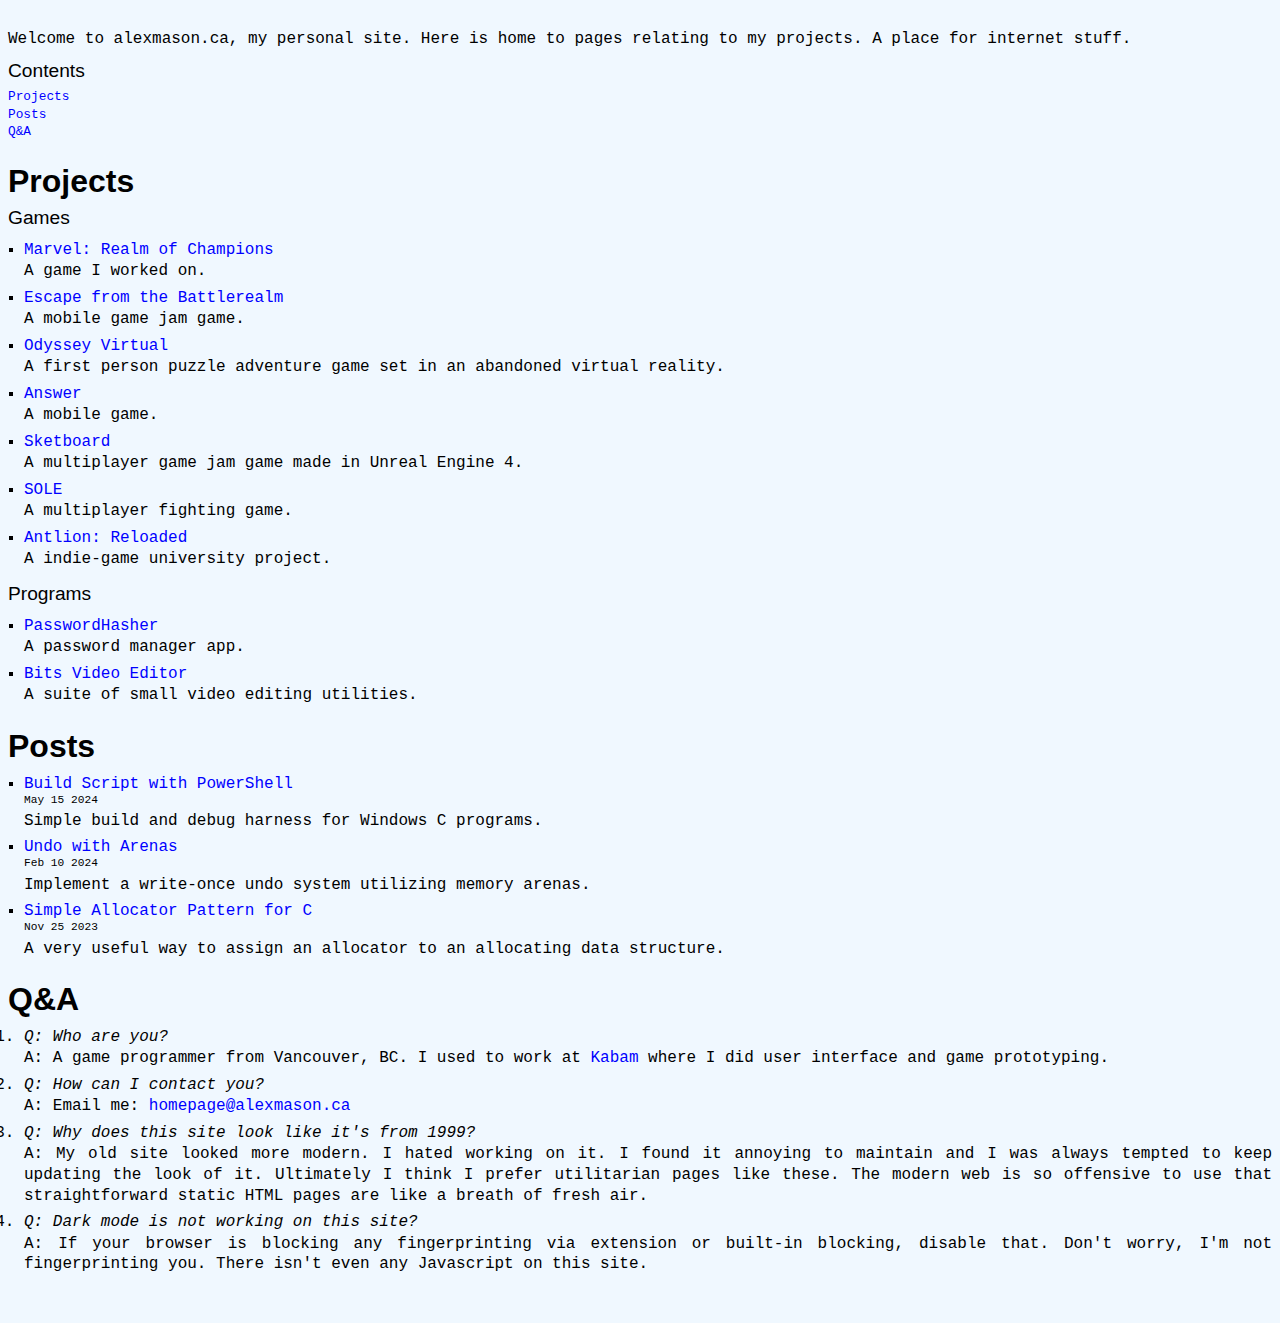
<file: index.html>
<!DOCTYPE html>
<html lang="en">
<head>
<meta charset="utf-8">
<title>alexmason.ca</title>

<link rel="stylesheet" type="text/css" href="style.css">

</head>

<body>

<div id="description">
<p>Welcome to alexmason.ca, my personal site. Here is home to pages relating to my projects. A place for internet stuff.</p>
<nav id="toc">
<h2>Contents</h2>
<ul>
<li><a href="#projects">Projects</a></li>
<li><a href="#posts">Posts</a></li>
<li><a href="#qa">Q&amp;A</a></li>
</ul>
</nav>

</div>

<section id="projects">

<h1>Projects</h1>

<h2>Games</h2>
<ul>
<li><a href="https://en.wikipedia.org/wiki/Marvel_Realm_of_Champions" target="_blank">Marvel: Realm of Champions</a>
<p>A game I worked on.</p>
</li>

<li><a href="eftb.html">Escape from the Battlerealm</a>
<p>A mobile game jam game.</p>
</li>

<li><a href="odyssey.html">Odyssey Virtual</a>
<p>A first person puzzle adventure game set in an abandoned virtual reality.</p>
</li>

<li><a href="answer.html">Answer</a>
<p>A mobile game.</p>
</li>

<li>
<a href="sketboard.html">Sketboard</a>
<p>A multiplayer game jam game made in Unreal Engine 4.</p>
</li>

<li>
<a href="sole.html">SOLE</a>
<p>A multiplayer fighting game.</p>
</li>

<li>
<a href="antlion.html">Antlion: Reloaded</a>
<p>A indie-game university project.</p>
</li>
</ul>

<h2>Programs</h2>
<ul>
<li>
<a href="passwordhasher.html">PasswordHasher</a>
<p>A password manager app.</p>
</li>

<li>
<a href="bitsplease.html">Bits Video Editor</a>
<p>A suite of small video editing utilities.</p>
</li>

</ul>
</section>

<section id="posts">

<h1>Posts</h1>
<ul>
<li>
<a href="builds.html">Build Script with PowerShell</a><div class="date">May 15 2024</div>
<p>Simple build and debug harness for Windows C programs.</p>
</li>

<li>
<a href="arena-undo.html">Undo with Arenas</a><div class="date">Feb 10 2024</div>
<p>Implement a write-once undo system utilizing memory arenas.</p>
</li>

<li>
<a href="allocators.html">Simple Allocator Pattern for C</a><div class="date">Nov 25 2023</div>
<p>A very useful way to assign an allocator to an allocating data structure.</p>
</li>

</ul>
</section>

<!--
<section id="links">
<h1>Helpful Links</h1>

</section>
-->

<section id="qa">
<h1>Q&amp;A</h1>
<ol>

<li><em>Q: Who are you?</em>
<p>A: A game programmer from Vancouver, BC. I used to work at <a target="_blank" href="https://kabam.com">Kabam</a> where I did user interface and game prototyping.</p>
</li>

<li><em>Q: How can I contact you?</em>
<p>A: Email me: <a href="mailto:homepage@alexmason.ca">homepage@alexmason.ca</a></p>
</li>

<li><em>Q: Why does this site look like it's from 1999?</em>
<p>A: My old site looked more modern. I hated working on it. I found it annoying to maintain and I was always tempted to keep updating the look of it. Ultimately I think I prefer utilitarian pages like these. The modern web is so offensive to use that straightforward static HTML pages are like a breath of fresh air.</p>
</li>

<li><em>Q: Dark mode is not working on this site?</em>
<p>A: If your browser is blocking any fingerprinting via extension or built-in blocking, disable that. Don't worry, I'm not fingerprinting you. There isn't even any Javascript on this site.</p>
</li>

</ol>
</section>

</body>

</html>
</file>
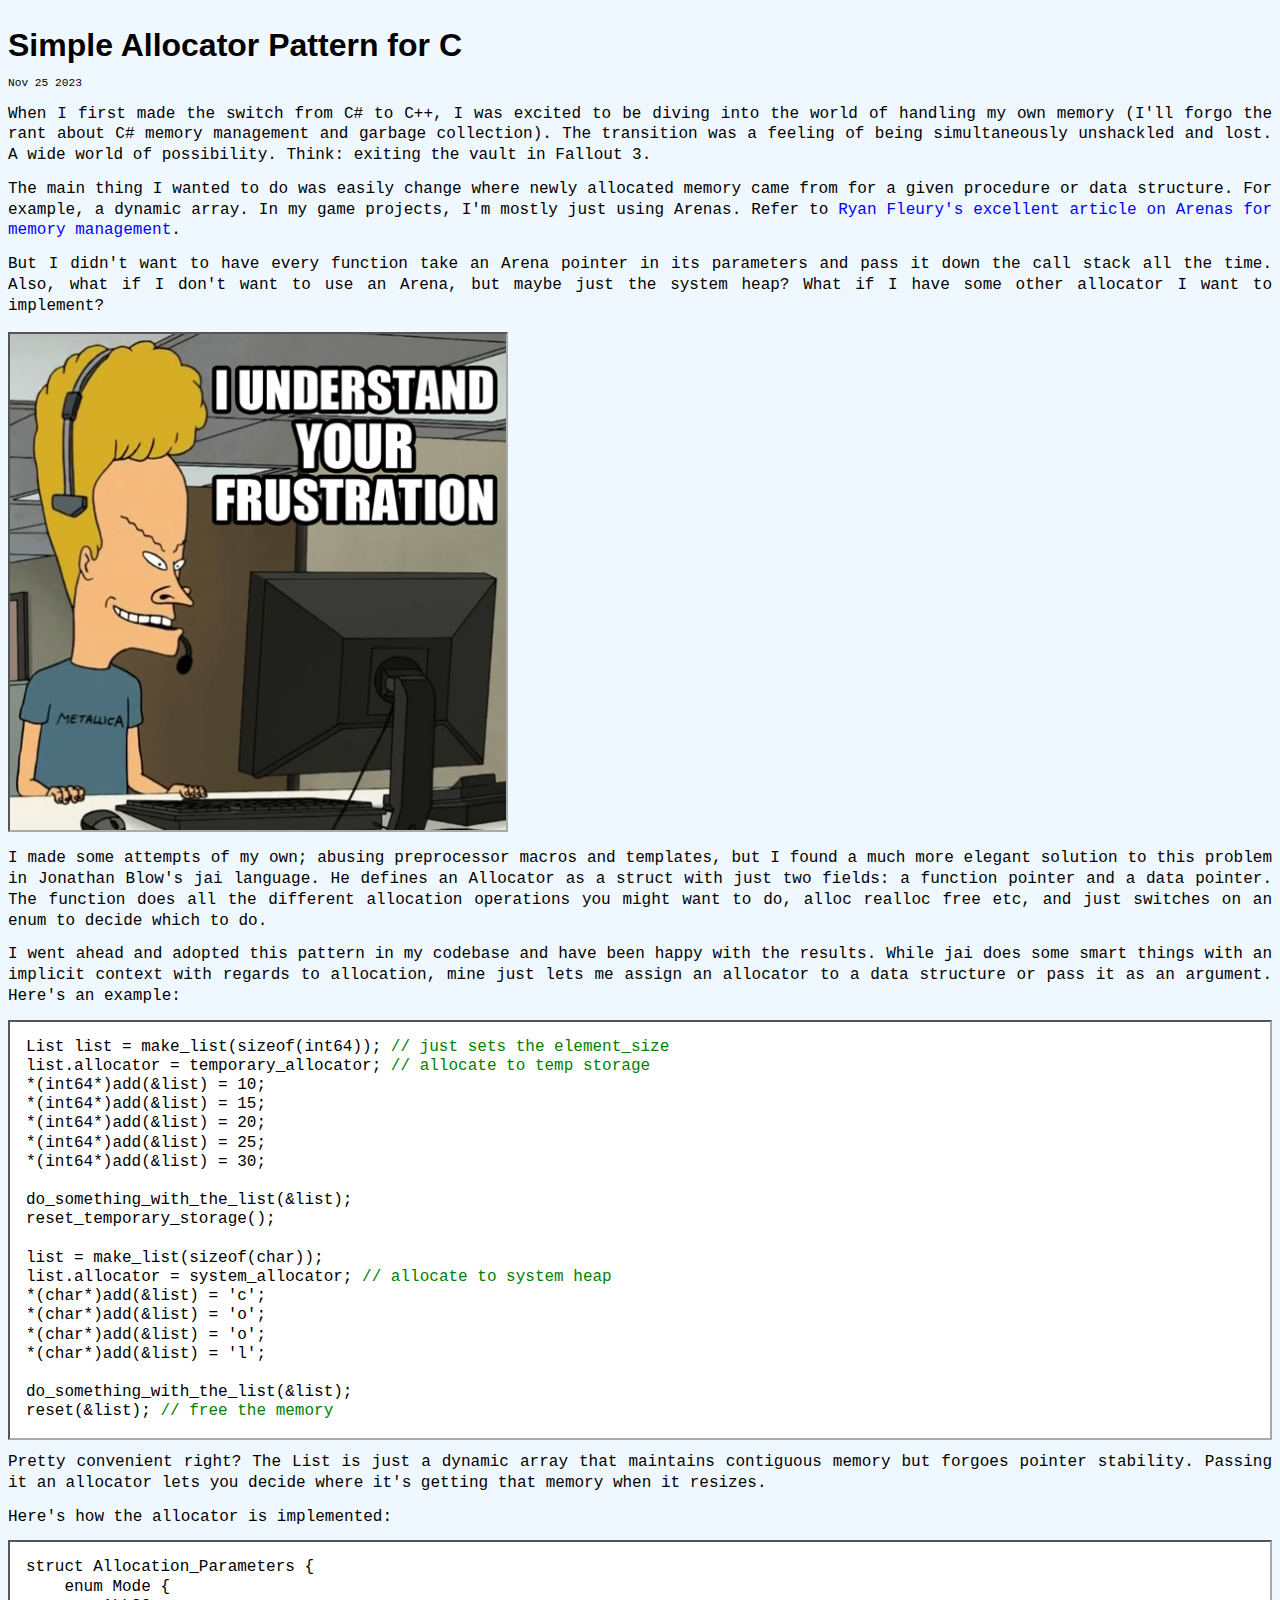
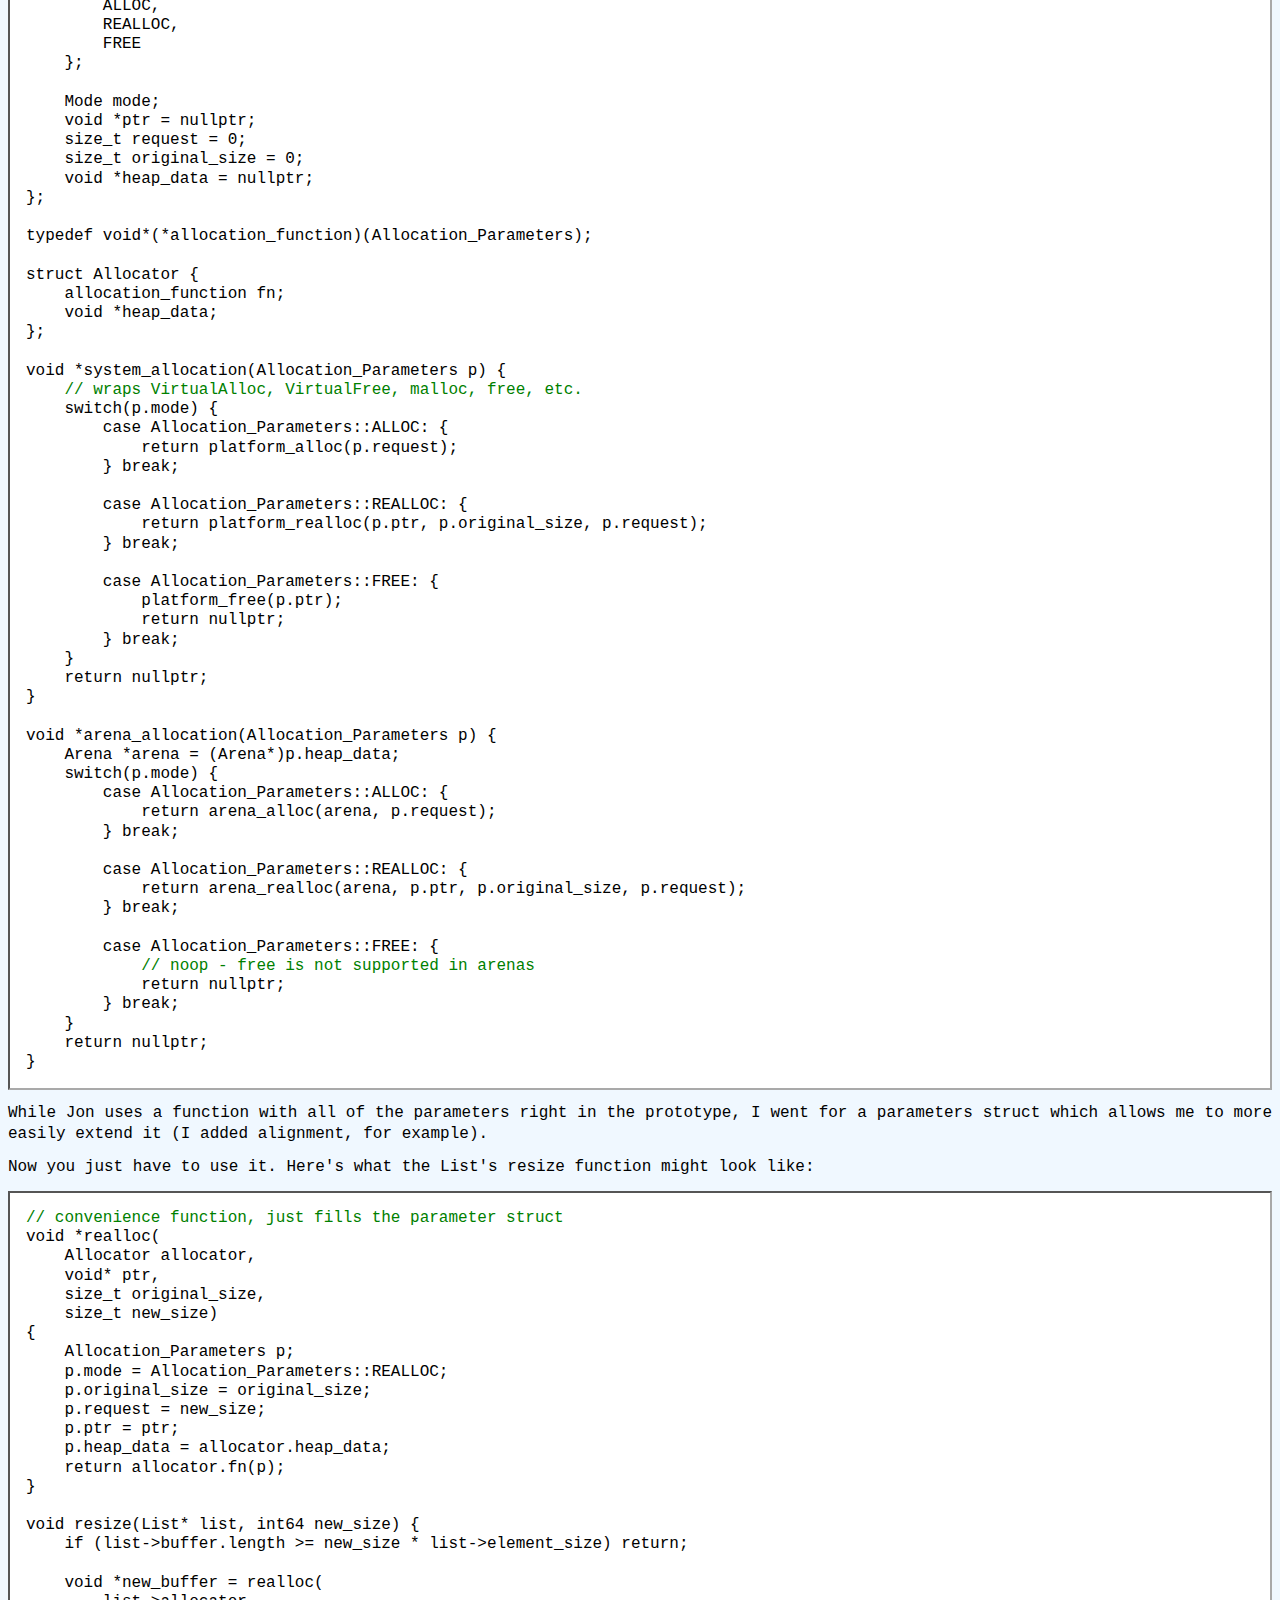
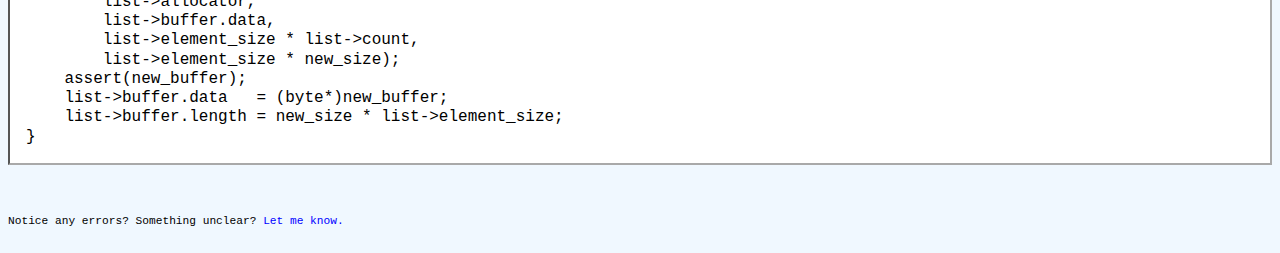
<file: allocators.html>
<!DOCTYPE html>
<html lang="en">
<head>
<meta charset="utf-8">
<title>Simple Allocator Pattern for C - alexmason.ca</title>

<link rel="stylesheet" type="text/css" href="style.css">

</head>
<body>
<h1>Simple Allocator Pattern for C</h1>
<div class="date">Nov 25 2023</div>

<p>When I first made the switch from C# to C++, I was excited to be diving into the world of handling my own memory (I'll forgo the rant about C# memory management and garbage collection). The transition was a feeling of being simultaneously unshackled and lost. A wide world of possibility. Think: exiting the vault in Fallout 3.</p>
<p>The main thing I wanted to do was easily change where newly allocated memory came from for a given procedure or data structure. For example, a dynamic array. In my game projects, I'm mostly just using Arenas. Refer to <a target="_blank" href="https://www.rfleury.com/p/untangling-lifetimes-the-arena-allocator">Ryan Fleury's excellent article on Arenas for memory management</a>.</p>
<p>But I didn't want to have every function take an Arena pointer in its parameters and pass it down the call stack all the time. Also, what if I don't want to use an Arena, but maybe just the system heap? What if I have some other allocator I want to implement?</p>
<img src="img/1404957533459.jpg" alt="I understand your frustration.">
<p>I made some attempts of my own; abusing preprocessor macros and templates, but I found a much more elegant solution to this problem in Jonathan Blow's jai language. He defines an Allocator as a struct with just two fields: a function pointer and a data pointer. The function does all the different allocation operations you might want to do, alloc realloc free etc, and just switches on an enum to decide which to do.</p>
<p>I went ahead and adopted this pattern in my codebase and have been happy with the results. While jai does some smart things with an implicit context with regards to allocation, mine just lets me assign an allocator to a data structure or pass it as an argument. Here's an example:</p>
<code id="usage">List list = make_list(sizeof(int64)); <code-comment>// just sets the element_size</code-comment>
list.allocator = temporary_allocator; <code-comment>// allocate to temp storage</code-comment>
*(int64*)add(&list) = 10;
*(int64*)add(&list) = 15;
*(int64*)add(&list) = 20;
*(int64*)add(&list) = 25;
*(int64*)add(&list) = 30;

do_something_with_the_list(&list);
reset_temporary_storage();

list = make_list(sizeof(char));
list.allocator = system_allocator; <code-comment>// allocate to system heap</code-comment>
*(char*)add(&list) = 'c';
*(char*)add(&list) = 'o';
*(char*)add(&list) = 'o';
*(char*)add(&list) = 'l';

do_something_with_the_list(&list);
reset(&list); <code-comment>// free the memory</code-comment>
</code>

<p>Pretty convenient right? The List is just a dynamic array that maintains contiguous memory but forgoes pointer stability. Passing it an allocator lets you decide where it's getting that memory when it resizes.</p>

<p>Here's how the allocator is implemented:</p>

<code id="implement">struct Allocation_Parameters {
    enum Mode {
        ALLOC,
        REALLOC,
        FREE
    };

    Mode mode;
    void *ptr = nullptr;
    size_t request = 0;
    size_t original_size = 0;
    void *heap_data = nullptr;
};

typedef void*(*allocation_function)(Allocation_Parameters);

struct Allocator {
    allocation_function fn;
    void *heap_data;
};

void *system_allocation(Allocation_Parameters p) {
    <code-comment>// wraps VirtualAlloc, VirtualFree, malloc, free, etc.</code-comment>
    switch(p.mode) {
        case Allocation_Parameters::ALLOC: {
            return platform_alloc(p.request);
        } break;

        case Allocation_Parameters::REALLOC: {
            return platform_realloc(p.ptr, p.original_size, p.request);
        } break;

        case Allocation_Parameters::FREE: {
            platform_free(p.ptr);
            return nullptr;
        } break;
    }
    return nullptr;
}

void *arena_allocation(Allocation_Parameters p) {
    Arena *arena = (Arena*)p.heap_data;
    switch(p.mode) {
        case Allocation_Parameters::ALLOC: {
            return arena_alloc(arena, p.request);
        } break;

        case Allocation_Parameters::REALLOC: {
            return arena_realloc(arena, p.ptr, p.original_size, p.request);
        } break;

        case Allocation_Parameters::FREE: {
            <code-comment>// noop - free is not supported in arenas</code-comment>
            return nullptr;
        } break;
    }
    return nullptr;
}
</code>

<p>While Jon uses a function with all of the parameters right in the prototype, I went for a parameters struct which allows me to more easily extend it (I added alignment, for example).</p>

<p>Now you just have to use it. Here's what the List's resize function might look like:</p>

<code id="calling"><code-comment>// convenience function, just fills the parameter struct</code-comment>
void *realloc(
    Allocator allocator,
    void* ptr,
    size_t original_size,
    size_t new_size)
{
    Allocation_Parameters p;
    p.mode = Allocation_Parameters::REALLOC;
    p.original_size = original_size;
    p.request = new_size;
    p.ptr = ptr;
    p.heap_data = allocator.heap_data;
    return allocator.fn(p);
}

void resize(List* list, int64 new_size) {
    if (list->buffer.length >= new_size * list->element_size) return;

    void *new_buffer = realloc(
        list->allocator,
        list->buffer.data,
        list->element_size * list->count,
        list->element_size * new_size);
    assert(new_buffer);
    list->buffer.data   = (byte*)new_buffer;
    list->buffer.length = new_size * list->element_size;
}
</code>

<footer>Notice any errors? Something unclear? <a href="mailto:feedback@alexmason.ca?subject=allocators.html">Let me know.</a>
</footer>
</body>
</html>
</file>
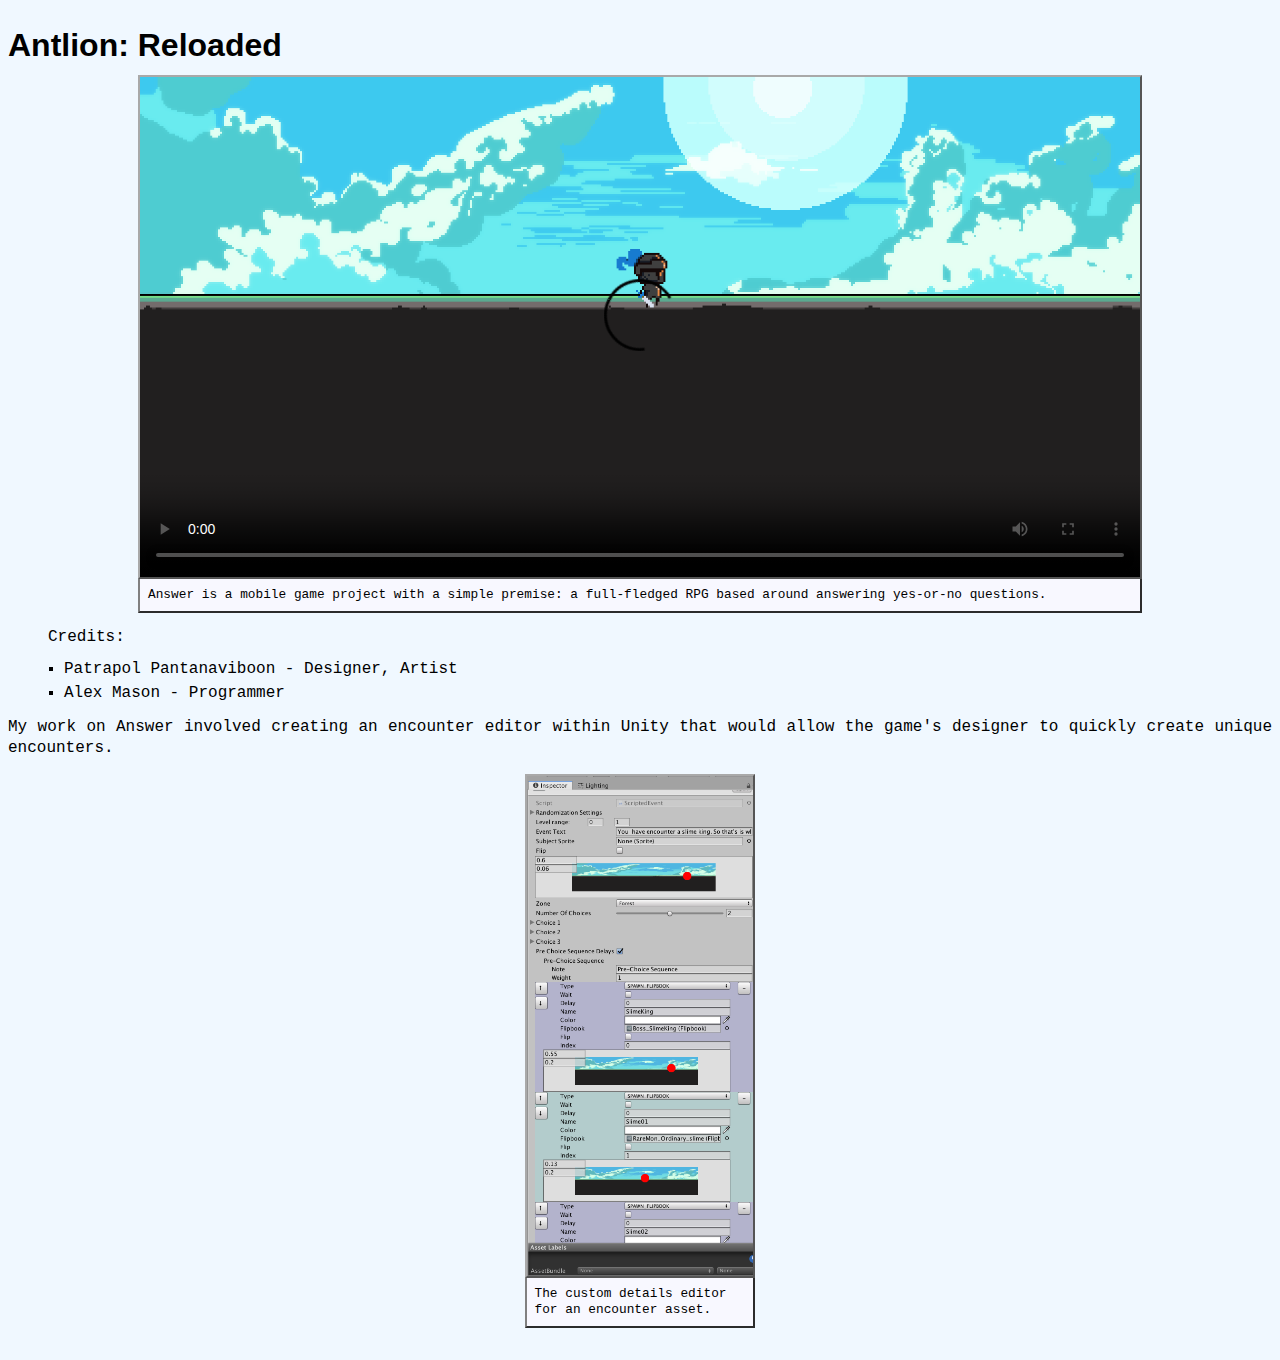
<file: answer.html>
<!DOCTYPE html>
<html lang="en">
<head>

<meta charset="utf-8">
<title>Answer - alexmason.ca</title>

<link rel="stylesheet" type="text/css" href="style.css">
<meta name="date" content="2015-10-25">
</head>

<body>
<header>
<h1>Antlion: Reloaded</h1>
<figure>
<video controls src="video/answer.mp4" preload="metadata" poster="img/answer/answer_large.png"></video>
<figcaption>Answer is a mobile game project with a simple premise: a full-fledged RPG based around answering yes-or-no questions.</figcaption>
</figure>
</header>

<blockquote class="credits">Credits:
<ul>
<li>Patrapol Pantanaviboon - Designer, Artist</li>
<li>Alex Mason - Programmer</li>
</ul>
</blockquote>

<p>My work on Answer involved creating an encounter editor within Unity that would allow the game's designer to quickly create unique encounters.</p>
<figure>
<a href="img/answer/answer-encounter-editor.png">
<img src="img/answer/answer-encounter-editor.png" alt="A graphical encounter editor">
</a>
<figcaption>The custom details editor for an encounter asset.</figcaption>
</figure>
</body>
</html>
</file>
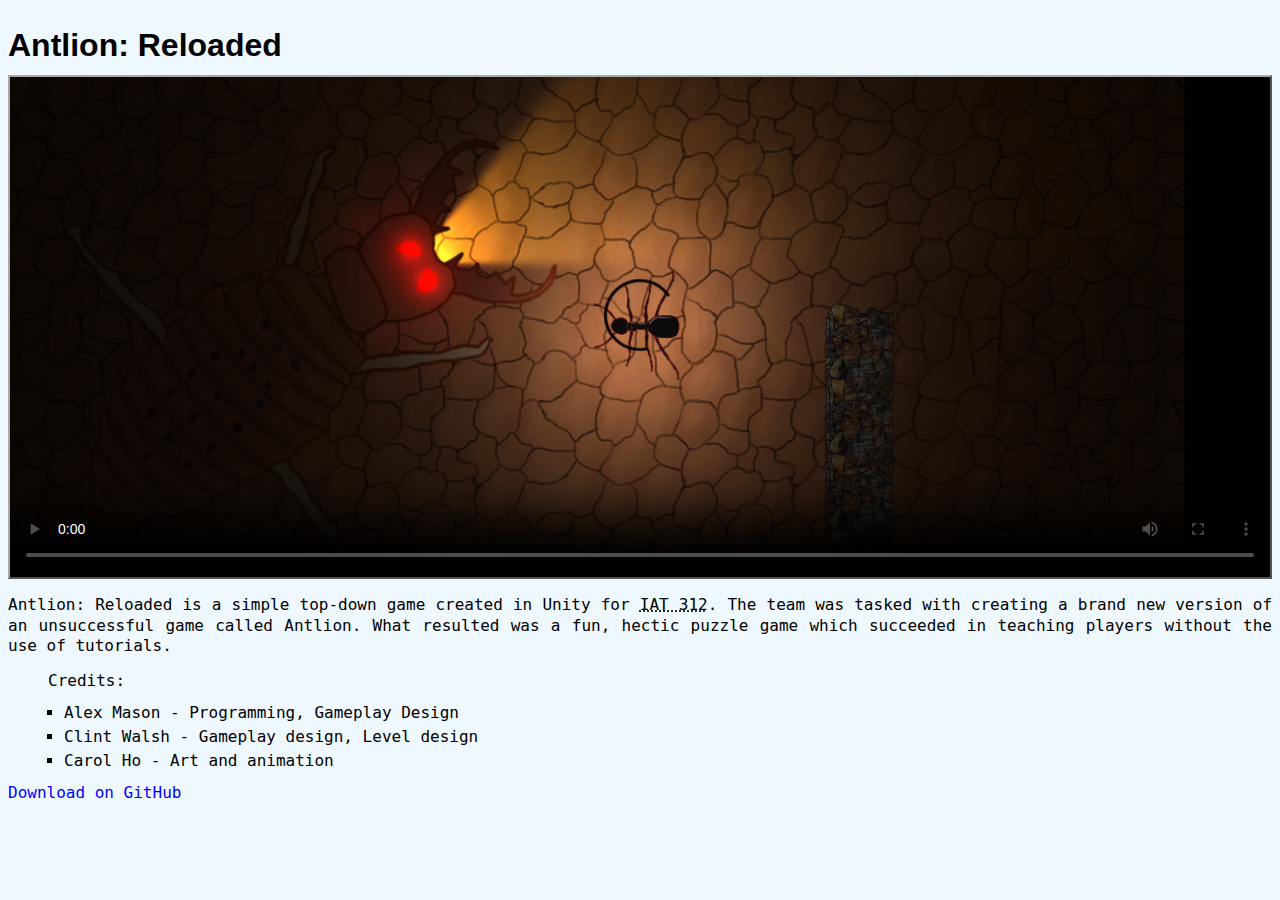
<file: antlion.html>
<!DOCTYPE html>
<html lang="en">
<head>

<meta charset="utf-8">
<title>Antlion: Reloaded - alexmason.ca</title>

<link rel="stylesheet" type="text/css" href="style.css">
<meta name="date" content="2014-09-24">
</head>

<body>
<header>
<h1>Antlion: Reloaded</h1>
<figure>
<video controls src="video/antlion.mp4" width="1280" height="720" preload="metadata" poster="img/antlion/antlion_large.png"></video>
</figure>
<p>Antlion: Reloaded is a simple top-down game created in Unity for <abbr title="Foundations of Game Design">IAT 312</abbr>. The team was tasked with creating a brand new version of an unsuccessful game called Antlion. What resulted was a fun, hectic puzzle game which succeeded in teaching players without the use of tutorials.</p>
</header>

<blockquote class="credits">Credits:
<ul>
<li>Alex Mason - Programming, Gameplay Design</li>
<li>Clint Walsh - Gameplay design, Level design</li>
<li>Carol Ho - Art and animation</li>
</ul>
</blockquote>
<a href="https://github.com/amasondev/AntlionReloaded/releases" target="_blank">Download on GitHub</a>
</body>
</html>
</file>
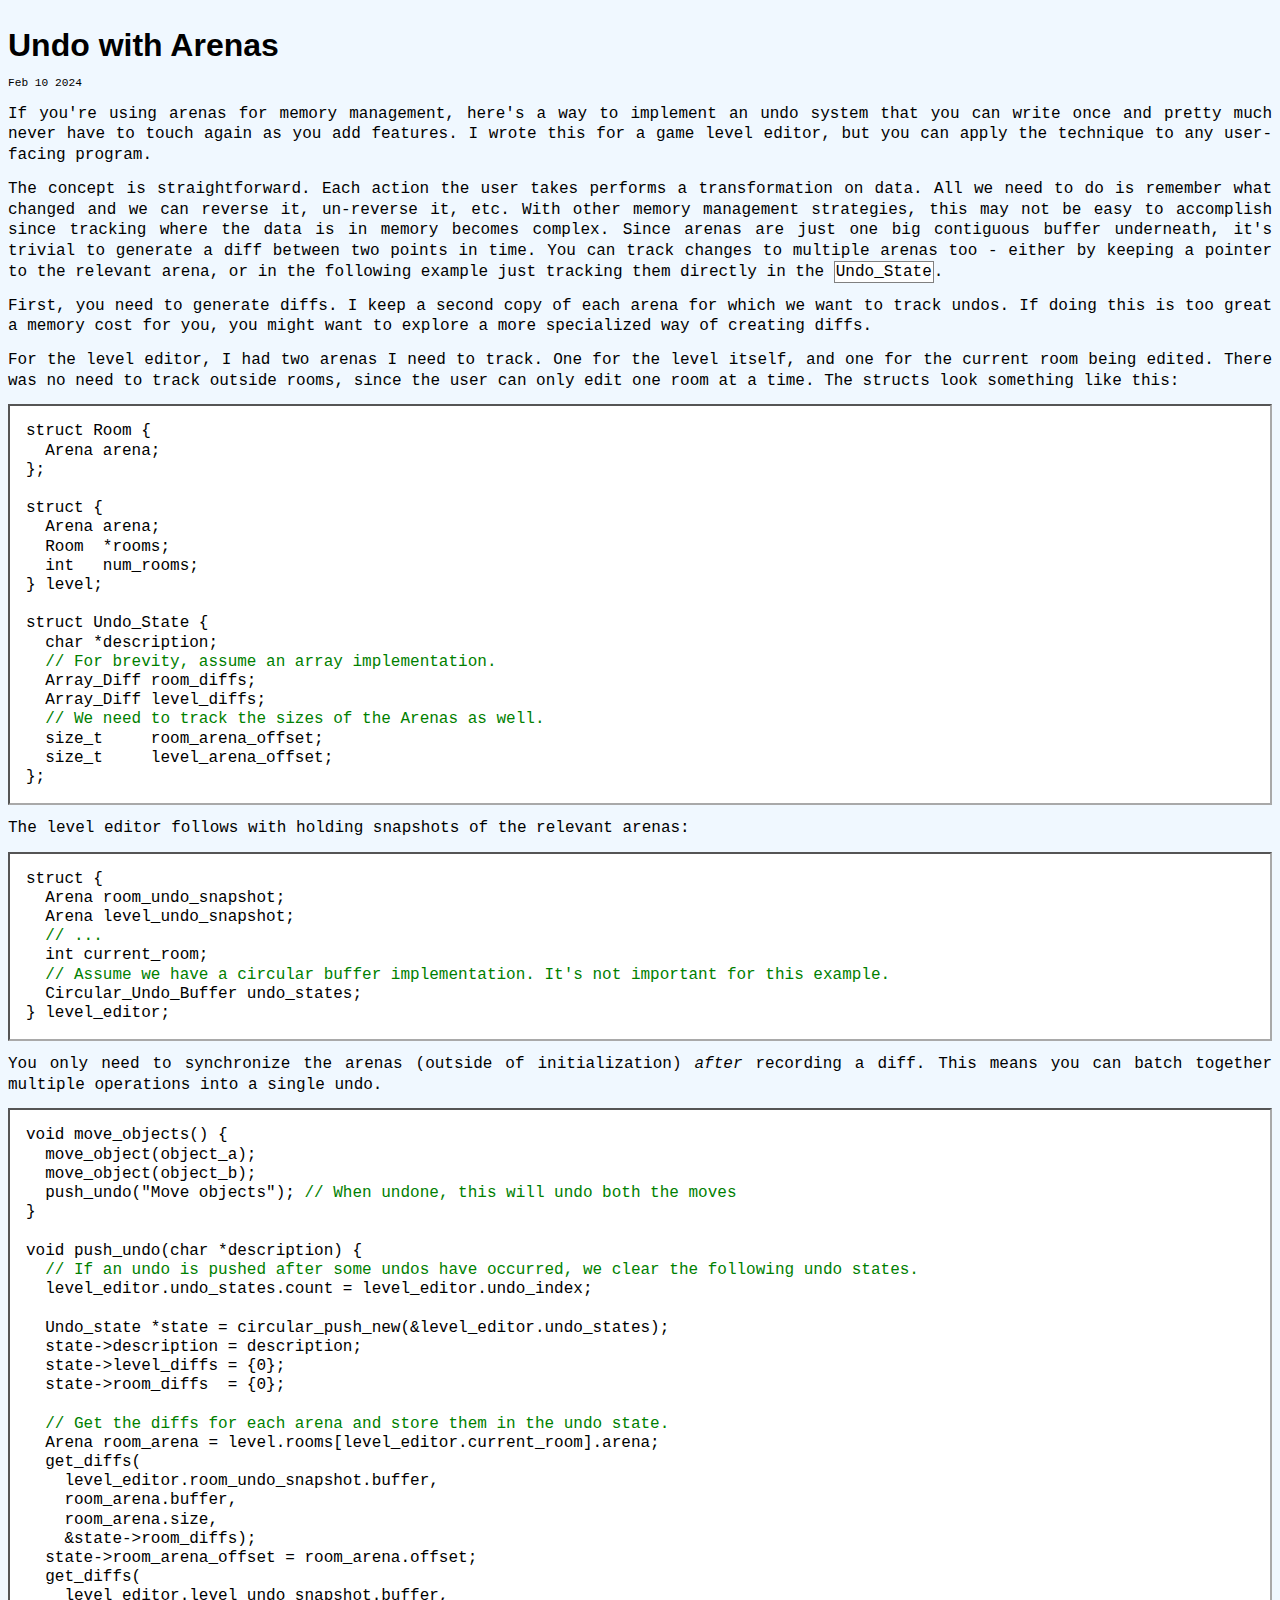
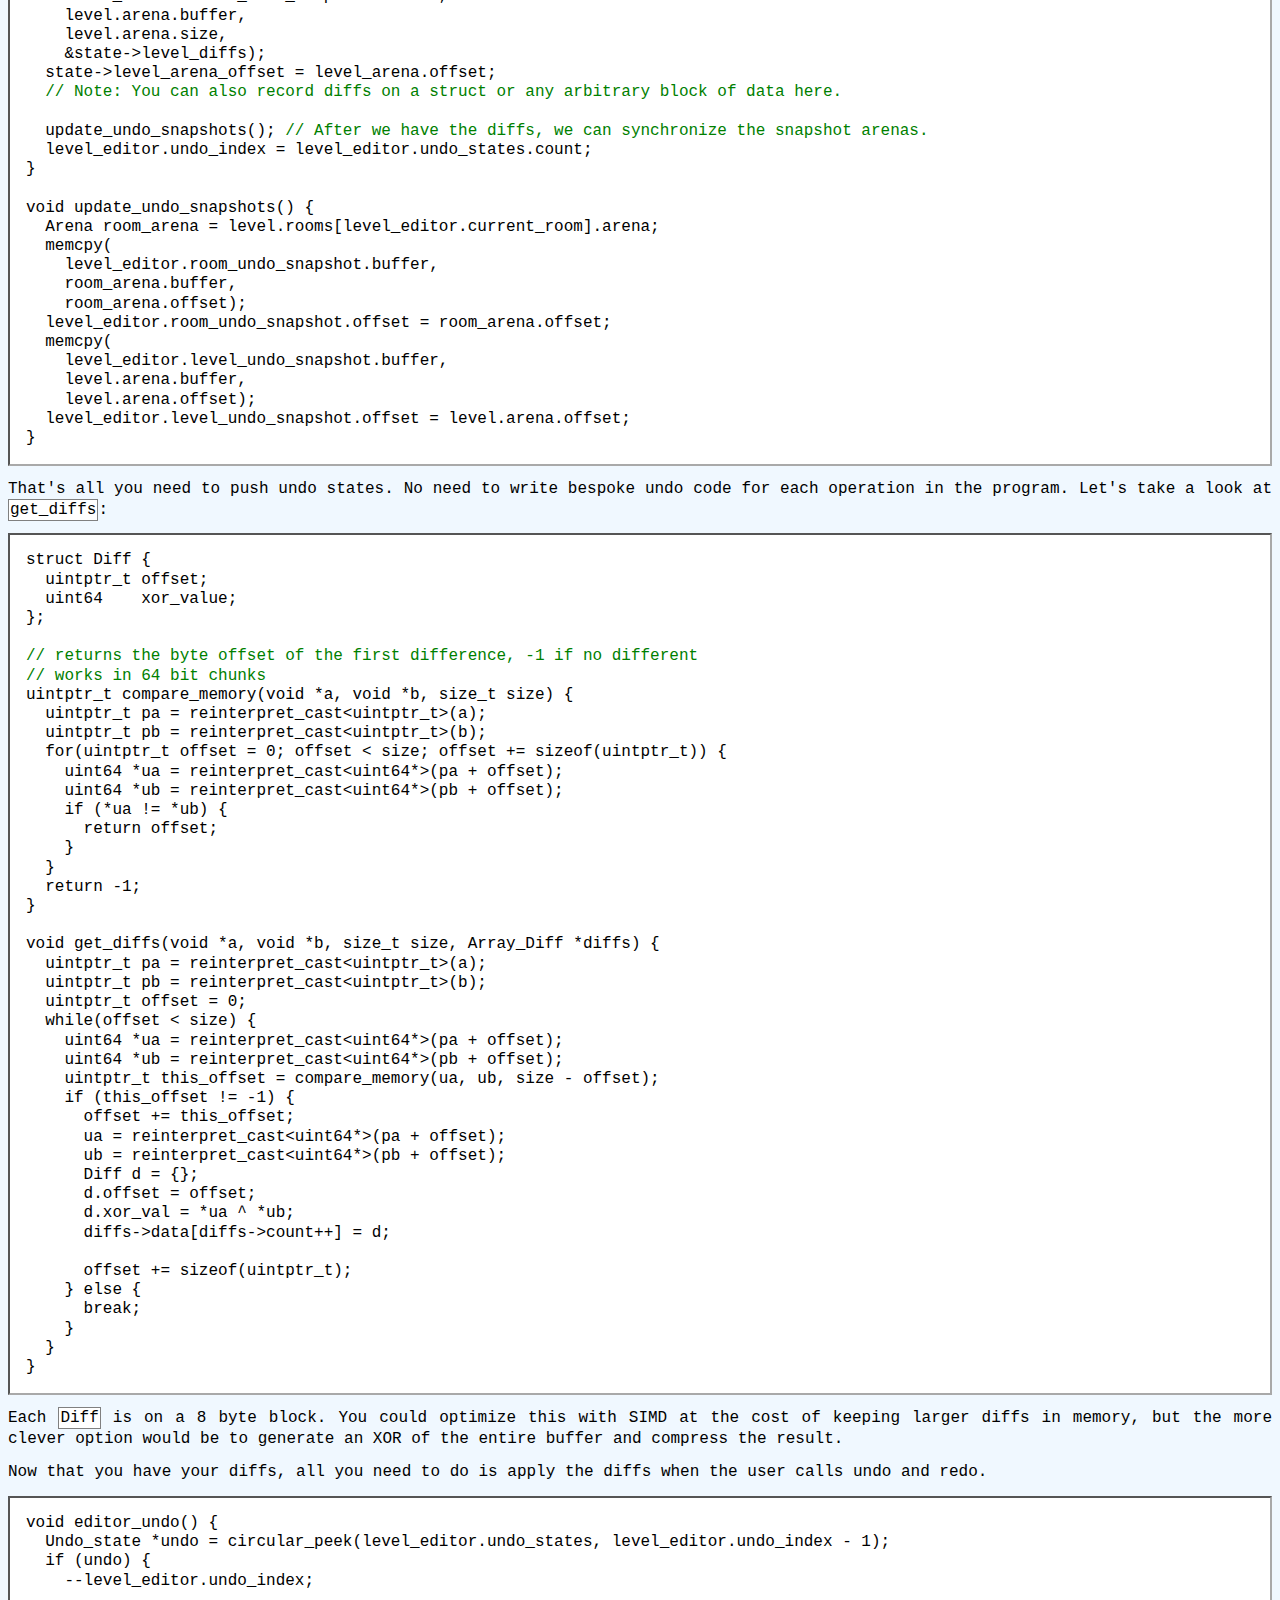
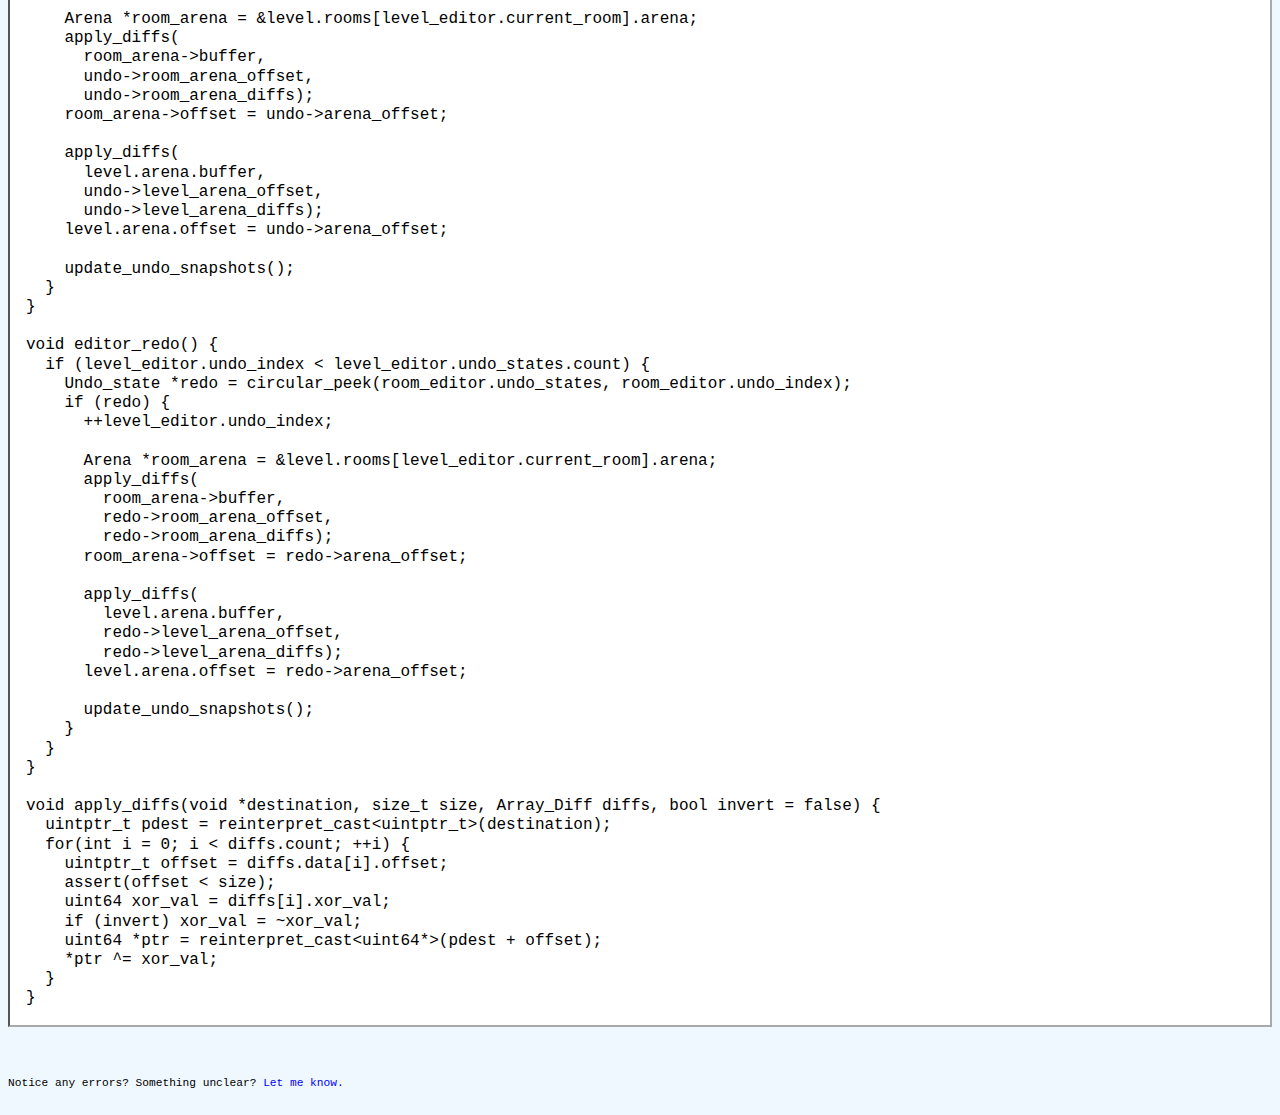
<file: arena-undo.html>
<!DOCTYPE html>
<html lang="en">
<head>
<meta charset="utf-8">
<title>Undo with Arenas - alexmason.ca</title>

<link rel="stylesheet" type="text/css" href="style.css">

</head>
<body>
<h1>Undo with Arenas</h1>
<div class="date">Feb 10 2024</div>

<p>If you're using arenas for memory management, here's a way to implement an undo system that you can write once and pretty much never have to touch again as you add features. I wrote this for a game level editor, but you can apply the technique to any user-facing program.</p>
<p>The concept is straightforward. Each action the user takes performs a transformation on data. All we need to do is remember what changed and we can reverse it, un-reverse it, etc. With other memory management strategies, this may not be easy to accomplish since tracking where the data is in memory becomes complex. Since arenas are just one big contiguous buffer underneath, it's trivial to generate a diff between two points in time. You can track changes to multiple arenas too - either by keeping a pointer to the relevant arena, or in the following example just tracking them directly in the <code>Undo_State</code>.</p>
<p>First, you need to generate diffs. I keep a second copy of each arena for which we want to track undos. If doing this is too great a memory cost for you, you might want to explore a more specialized way of creating diffs.</p>
<p>For the level editor, I had two arenas I need to track. One for the level itself, and one for the current room being edited. There was no need to track outside rooms, since the user can only edit one room at a time. The structs look something like this:</p>
<code id="arenas">struct Room {
  Arena arena;
};

struct {
  Arena arena;
  Room  *rooms;
  int   num_rooms;
} level;

struct Undo_State {
  char *description;
  <code-comment>// For brevity, assume an array implementation.</code-comment>
  Array_Diff room_diffs;
  Array_Diff level_diffs;
  <code-comment>// We need to track the sizes of the Arenas as well.</code-comment>
  size_t     room_arena_offset;
  size_t     level_arena_offset;
};
</code>
<p>The level editor follows with holding snapshots of the relevant arenas:</p>
<code id="snapshots">struct {
  Arena room_undo_snapshot;
  Arena level_undo_snapshot;
  <code-comment>// ...</code-comment>
  int current_room;
  <code-comment>// Assume we have a circular buffer implementation. It's not important for this example.</code-comment>
  Circular_Undo_Buffer undo_states;
} level_editor;
</code>
<p>You only need to synchronize the arenas (outside of initialization) <em>after</em> recording a diff. This means you can batch together multiple operations into a single undo.</p>
<code id="push-undo">void move_objects() {
  move_object(object_a);
  move_object(object_b);
  push_undo("Move objects"); <code-comment>// When undone, this will undo both the moves</code-comment>
}

void push_undo(char *description) {
  <code-comment>// If an undo is pushed after some undos have occurred, we clear the following undo states.</code-comment>
  level_editor.undo_states.count = level_editor.undo_index;

  Undo_state *state = circular_push_new(&amp;level_editor.undo_states);
  state-&gt;description = description;
  state-&gt;level_diffs = {0};
  state-&gt;room_diffs  = {0};

  <code-comment>// Get the diffs for each arena and store them in the undo state.</code-comment>
  Arena room_arena = level.rooms[level_editor.current_room].arena;
  get_diffs(
    level_editor.room_undo_snapshot.buffer,
    room_arena.buffer,
    room_arena.size,
    &amp;state-&gt;room_diffs);
  state-&gt;room_arena_offset = room_arena.offset;
  get_diffs(
    level_editor.level_undo_snapshot.buffer,
    level.arena.buffer,
    level.arena.size,
    &amp;state-&gt;level_diffs);
  state-&gt;level_arena_offset = level_arena.offset;
  <code-comment>// Note: You can also record diffs on a struct or any arbitrary block of data here.</code-comment>
  
  update_undo_snapshots(); <code-comment>// After we have the diffs, we can synchronize the snapshot arenas.</code-comment>
  level_editor.undo_index = level_editor.undo_states.count;
}

void update_undo_snapshots() {
  Arena room_arena = level.rooms[level_editor.current_room].arena;
  memcpy(
    level_editor.room_undo_snapshot.buffer,
    room_arena.buffer,
    room_arena.offset);
  level_editor.room_undo_snapshot.offset = room_arena.offset;
  memcpy(
    level_editor.level_undo_snapshot.buffer,
    level.arena.buffer,
    level.arena.offset);
  level_editor.level_undo_snapshot.offset = level.arena.offset;
}
</code>
<p>That's all you need to push undo states. No need to write bespoke undo code for each operation in the program. Let's take a look at <code>get_diffs</code>:</p>
<code>struct Diff {
  uintptr_t offset;
  uint64    xor_value;
};

<code-comment>// returns the byte offset of the first difference, -1 if no different
// works in 64 bit chunks</code-comment>
uintptr_t compare_memory(void *a, void *b, size_t size) {
  uintptr_t pa = reinterpret_cast&lt;uintptr_t&gt;(a);
  uintptr_t pb = reinterpret_cast&lt;uintptr_t&gt;(b);
  for(uintptr_t offset = 0; offset &lt; size; offset += sizeof(uintptr_t)) {
    uint64 *ua = reinterpret_cast&lt;uint64*&gt;(pa + offset);
    uint64 *ub = reinterpret_cast&lt;uint64*&gt;(pb + offset);
    if (*ua != *ub) {
      return offset;
    }
  }
  return -1;
}

void get_diffs(void *a, void *b, size_t size, Array_Diff *diffs) {
  uintptr_t pa = reinterpret_cast&lt;uintptr_t&gt;(a);
  uintptr_t pb = reinterpret_cast&lt;uintptr_t&gt;(b);
  uintptr_t offset = 0;
  while(offset &lt; size) {
    uint64 *ua = reinterpret_cast&lt;uint64*&gt;(pa + offset);
    uint64 *ub = reinterpret_cast&lt;uint64*&gt;(pb + offset);
    uintptr_t this_offset = compare_memory(ua, ub, size - offset);
    if (this_offset != -1) {
      offset += this_offset;
      ua = reinterpret_cast&lt;uint64*&gt;(pa + offset);
      ub = reinterpret_cast&lt;uint64*&gt;(pb + offset);
      Diff d = {};
      d.offset = offset;
      d.xor_val = *ua ^ *ub;
      diffs-&gt;data[diffs-&gt;count++] = d;

      offset += sizeof(uintptr_t);
    } else {
      break;
    }
  }
}</code>

<p>Each <code>Diff</code> is on a 8 byte block. You could optimize this with SIMD at the cost of keeping larger diffs in memory, but the more clever option would be to generate an XOR of the entire buffer and compress the result.</p>

<p>Now that you have your diffs, all you need to do is apply the diffs when the user calls undo and redo.</p>

<code>void editor_undo() {
  Undo_state *undo = circular_peek(level_editor.undo_states, level_editor.undo_index - 1);
  if (undo) {
    --level_editor.undo_index;

    Arena *room_arena = &amp;level.rooms[level_editor.current_room].arena;
    apply_diffs(
      room_arena-&gt;buffer,
      undo-&gt;room_arena_offset,
      undo-&gt;room_arena_diffs);
    room_arena-&gt;offset = undo-&gt;arena_offset;

    apply_diffs(
      level.arena.buffer,
      undo-&gt;level_arena_offset,
      undo-&gt;level_arena_diffs);
    level.arena.offset = undo-&gt;arena_offset;

    update_undo_snapshots();
  }
}

void editor_redo() {
  if (level_editor.undo_index &lt; level_editor.undo_states.count) {
    Undo_state *redo = circular_peek(room_editor.undo_states, room_editor.undo_index);
    if (redo) {
      ++level_editor.undo_index;

      Arena *room_arena = &amp;level.rooms[level_editor.current_room].arena;
      apply_diffs(
        room_arena-&gt;buffer,
        redo-&gt;room_arena_offset,
        redo-&gt;room_arena_diffs);
      room_arena-&gt;offset = redo-&gt;arena_offset;

      apply_diffs(
        level.arena.buffer,
        redo-&gt;level_arena_offset,
        redo-&gt;level_arena_diffs);
      level.arena.offset = redo-&gt;arena_offset;

      update_undo_snapshots();
    }
  }
}

void apply_diffs(void *destination, size_t size, Array_Diff diffs, bool invert = false) {
  uintptr_t pdest = reinterpret_cast&lt;uintptr_t&gt;(destination);
  for(int i = 0; i &lt; diffs.count; ++i) {
    uintptr_t offset = diffs.data[i].offset;
    assert(offset &lt; size);
    uint64 xor_val = diffs[i].xor_val;
    if (invert) xor_val = ~xor_val;
    uint64 *ptr = reinterpret_cast&lt;uint64*&gt;(pdest + offset);
    *ptr ^= xor_val;
  }
}
</code>

<footer>Notice any errors? Something unclear? <a href="mailto:feedback@alexmason.ca?subject=arena-undo.html">Let me know.</a>
</footer>
</body>
</html>
</file>
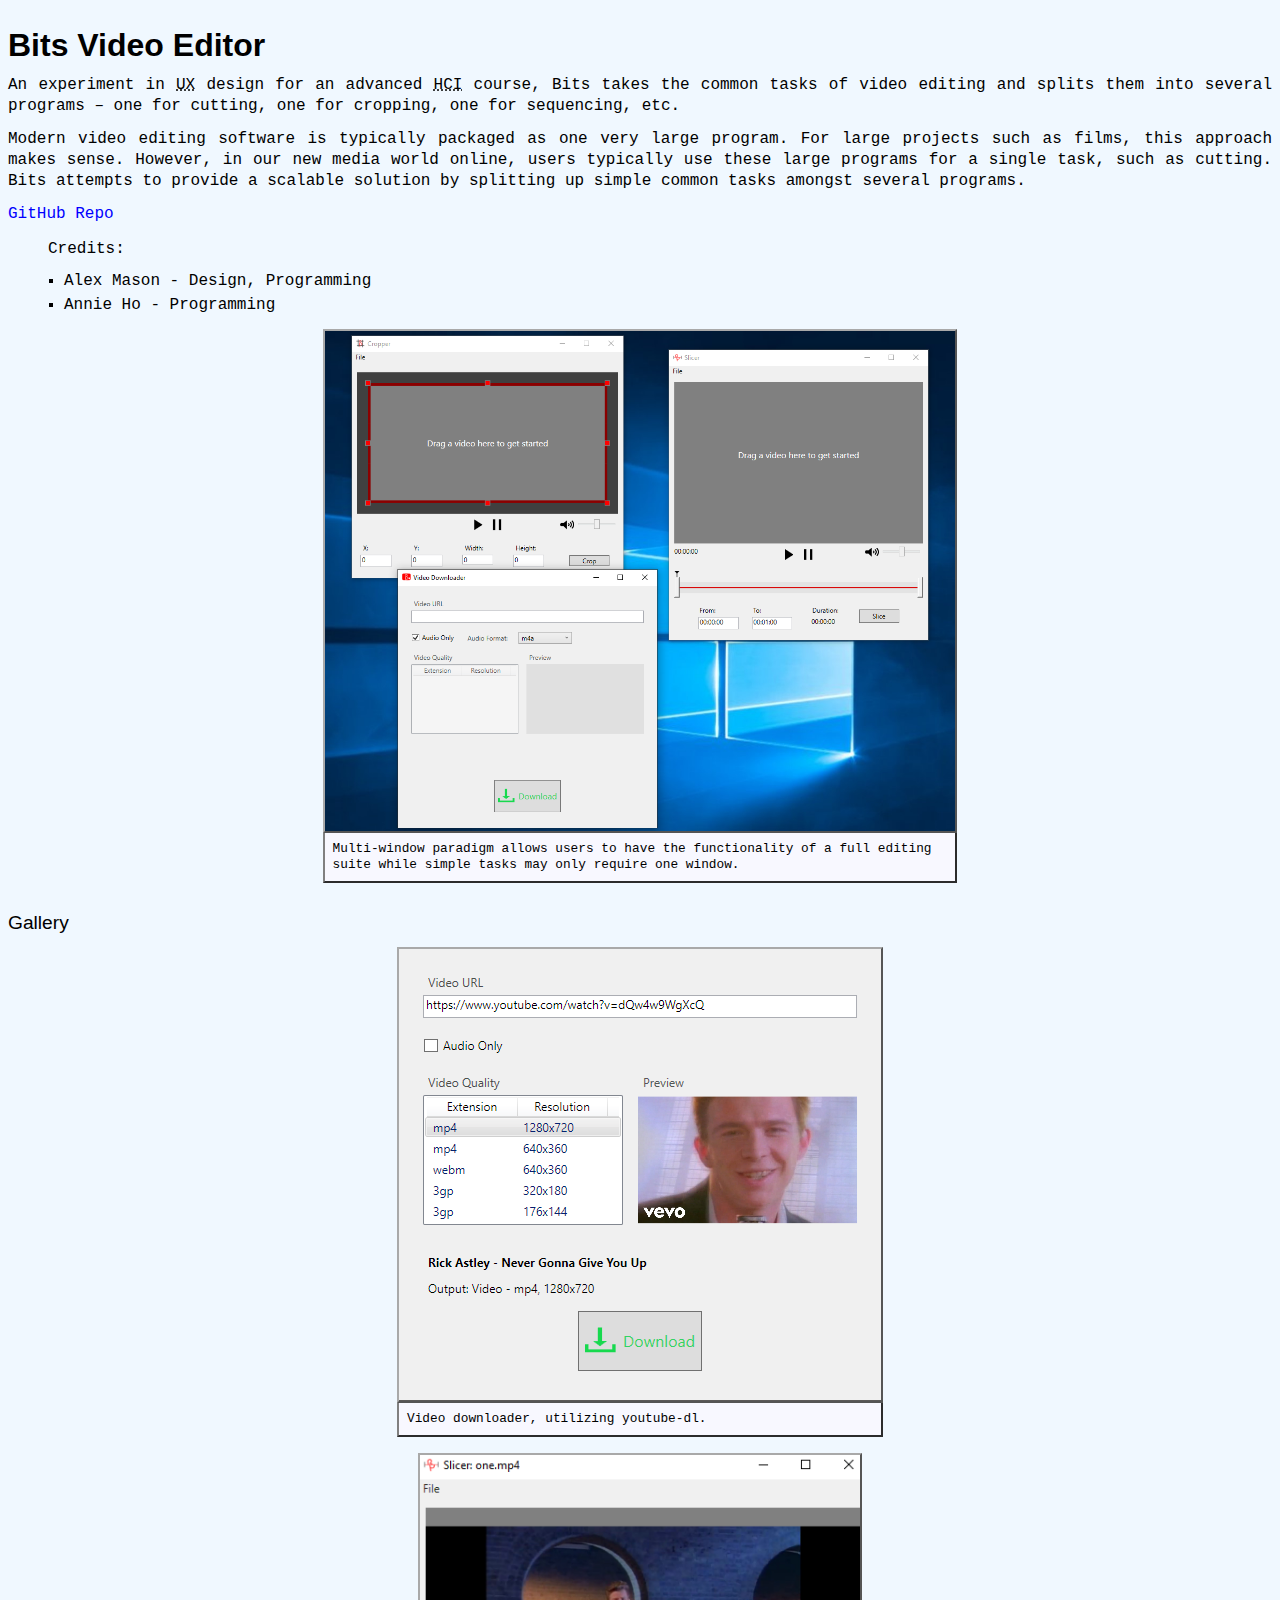
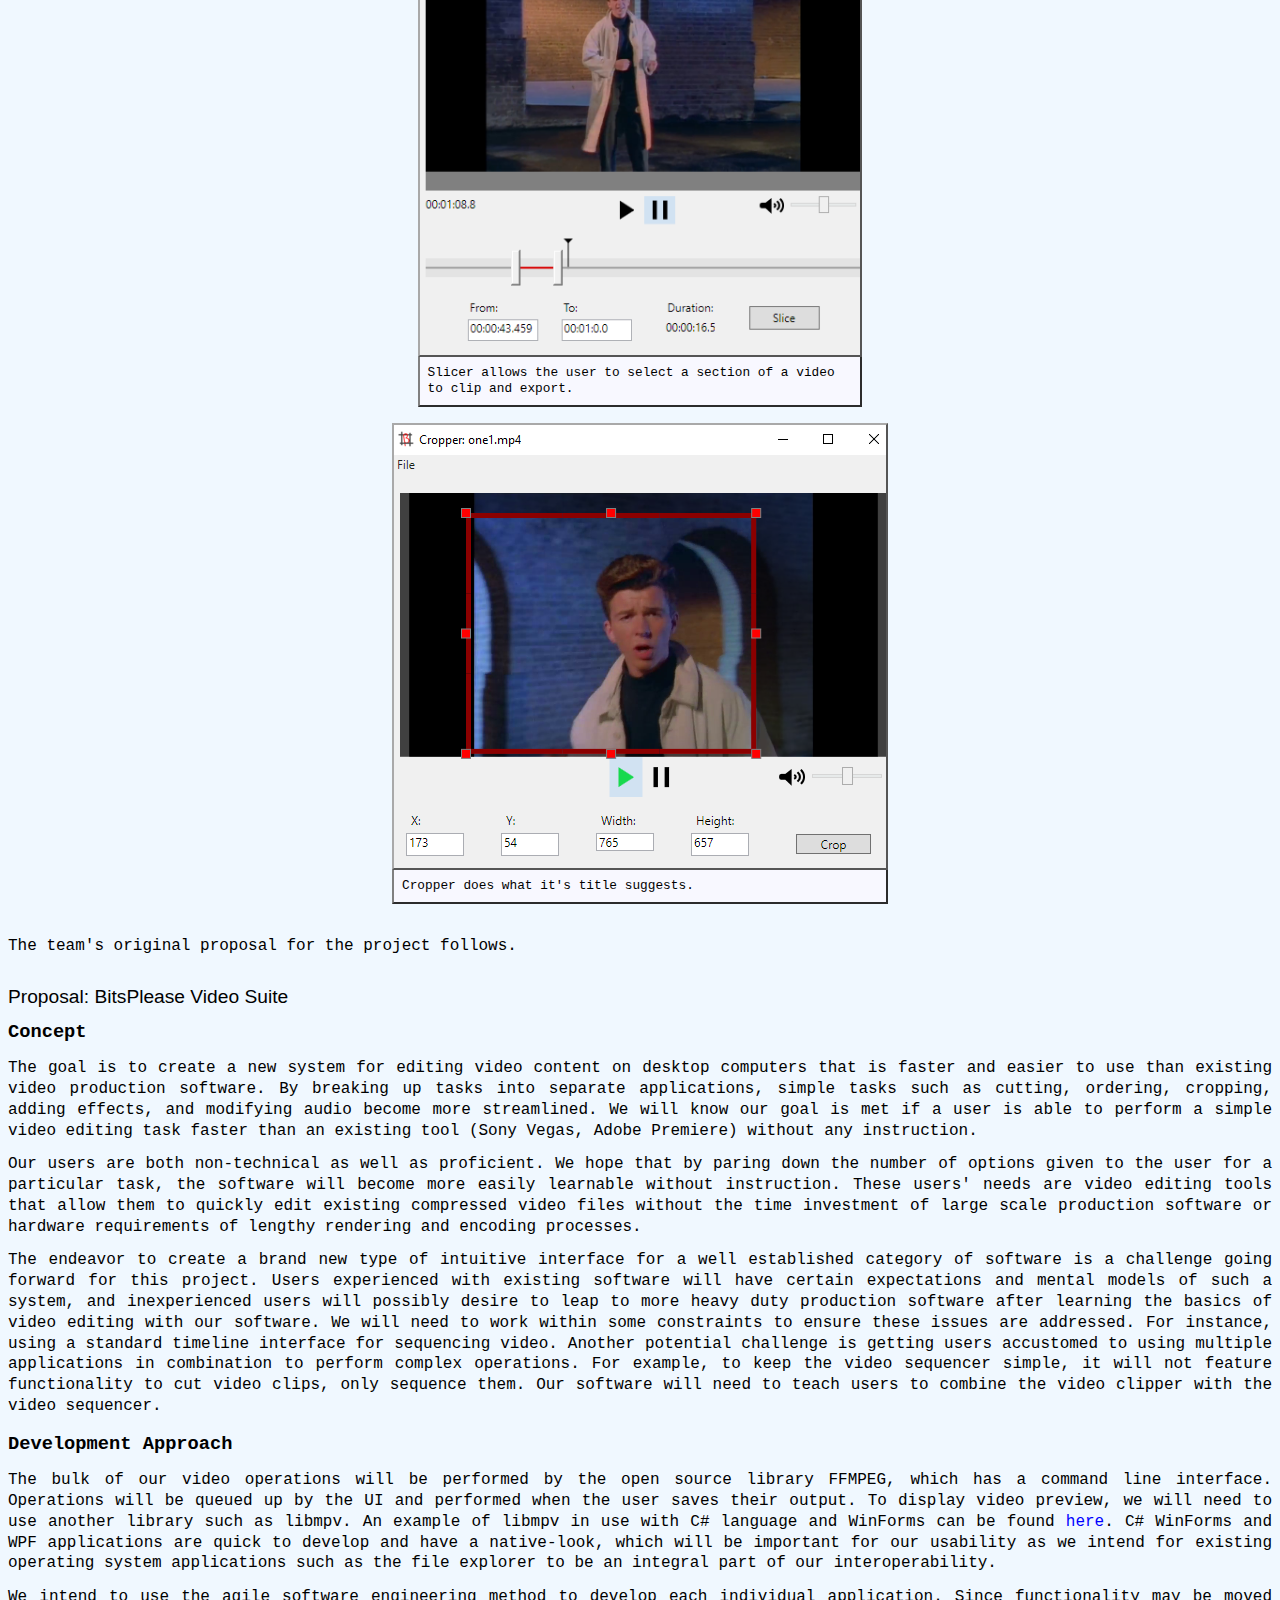
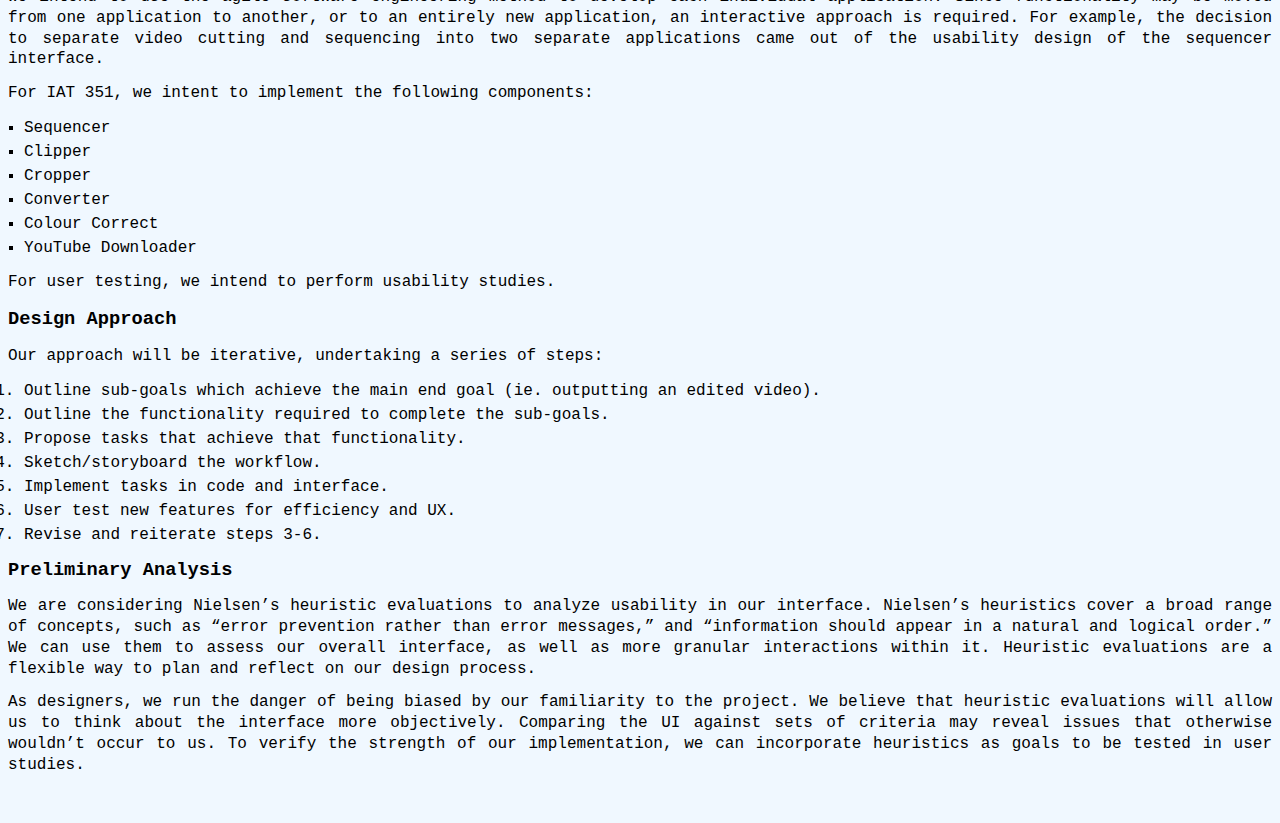
<file: bitsplease.html>
<!DOCTYPE html>
<html lang="en">
<head>

<meta charset="utf-8">
<title>Bits - alexmason.ca</title>

<link rel="stylesheet" type="text/css" href="style.css">
<meta name="date" content="2017-12-09">
</head>

<body>
<header>
<h1>Bits Video Editor</h1>
<p>An experiment in <abbr title="User Experience">UX</abbr> design for an advanced <abbr title="Human Computer Interaction">HCI</abbr> course, Bits takes the common tasks of video editing and splits them into several programs &ndash; one for cutting, one for cropping, one for sequencing, etc.</p>
<p>Modern video editing software is typically packaged as one very large program. For large projects such as films, this approach makes sense. However, in our new media world online, users typically use these large programs for a single task, such as cutting. Bits attempts to provide a scalable solution by splitting up simple common tasks amongst several programs.</p>
</header>
<p><a href="https://github.com/amasondev/BitsPlease" target="_blank">GitHub Repo</a></p>
<blockquote class="credits">Credits:
<ul>
<li>Alex Mason - Design, Programming</li>
<li>Annie Ho - Programming</li>
</ul>
</blockquote>
<figure>
<a href="img/bits/bits.png"><img src="img/bits/bits.png" alt="Screenshot of 3 bits editor windows"></a>
<figcaption>Multi-window paradigm allows users to have the functionality of a full editing suite while simple tasks may only require one window.</figcaption>
</figure>

<section id="gallery">
<h2>Gallery</h2>
<figure>
<a href="img/bits/usertesting2.png"><img src="img/bits/usertesting2.png" alt="Screenshot of the video downloader program."></a>
<figcaption>Video downloader, utilizing youtube-dl.</figcaption>
</figure>
<figure>
<a href="img/bits/usertesting3.png"><img src="img/bits/usertesting3.png" alt="Screenshot of the slicer program."></a>
<figcaption>Slicer allows the user to select a section of a video to clip and export.</figcaption>
</figure>
<figure>
<a href="img/bits/usertesting1.png"><img src="img/bits/usertesting1.png" alt="Screenshot of the cropper program."></a>
<figcaption>Cropper does what it's title suggests.</figcaption>
</figure>
</section>

<p>The team's original proposal for the project follows.</p>
<section id="proposal" class="separated-section">

<h2>Proposal: BitsPlease Video Suite</h2>

<h3>Concept</h3>

<p>The goal is to create a new system for editing video content on desktop computers that is faster and easier to use than existing video production software. By breaking up tasks into separate applications, simple tasks such as cutting, ordering, cropping, adding effects, and modifying audio become more streamlined. We will know our goal is met if a user is able to perform a simple video editing task faster than an existing tool (Sony Vegas, Adobe Premiere) without any instruction.</p>

<p>Our users are both non-technical as well as proficient. We hope that by paring down the number of options given to the user for a particular task, the software will become more easily learnable without instruction. These users' needs are video editing tools that allow them to quickly edit existing compressed video files without the time investment of large scale production software or hardware requirements of lengthy rendering and encoding processes.</p>

<p>The endeavor to create a brand new type of intuitive interface for a well established category of software is a challenge going forward for this project. Users experienced with existing software will have certain expectations and mental models of such a system, and inexperienced users will possibly desire to leap to more heavy duty production software after learning the basics of video editing with our software. We will need to work within some constraints to ensure these issues are addressed. For instance, using a standard timeline interface for sequencing video. Another potential challenge is getting users accustomed to using multiple applications in combination to perform complex operations. For example, to keep the video sequencer simple, it will not feature functionality to cut video clips, only sequence them. Our software will need to teach users to combine the video clipper with the video sequencer.</p>

<h3>Development Approach</h3>

<p>The bulk of our video operations will be performed by the open source library FFMPEG, which has a command line interface. Operations will be queued up by the UI and performed when the user saves their output. To display video preview, we will need to use another library such as libmpv. An example of libmpv in use with C# language and WinForms can be found <a href="https://github.com/mpv-player/mpv-examples/tree/master/libmpv/csharp" target="_blank">here</a>. C# WinForms and WPF applications are quick to develop and have a native-look, which will be important for our usability as we intend for existing operating system applications such as the file explorer to be an integral part of our interoperability.</p>

<p>We intend to use the agile software engineering method to develop each individual application. Since functionality may be moved from one application to another, or to an entirely new application, an interactive approach is required. For example, the decision to separate video cutting and sequencing into two separate applications came out of the usability design of the sequencer interface.</p>

<p>For IAT 351, we intent to implement the following components:</p>

<ul>
<li>Sequencer</li>
<li>Clipper</li>
<li>Cropper</li>
<li>Converter</li>
<li>Colour Correct</li>
<li>YouTube Downloader</li>
</ul>


<p>For user testing, we intend to perform usability studies.</p>

<h3>Design Approach</h3>

<p>Our approach will be iterative, undertaking a series of steps:</p>

<ol>
<li>Outline sub-goals which achieve the main end goal (ie. outputting an edited video).</li>
<li>Outline the functionality required to complete the sub-goals.</li>
<li>Propose tasks that achieve that functionality.</li>
<li>Sketch/storyboard the workflow.</li>
<li>Implement tasks in code and interface.</li>
<li>User test new features for efficiency and UX.</li>
<li>Revise and reiterate steps 3-6.</li>
</ol>

<h3>Preliminary Analysis</h3>

<p>We are considering Nielsen&rsquo;s heuristic evaluations to analyze usability in our interface. Nielsen&rsquo;s heuristics cover a broad range of concepts, such as &ldquo;error prevention rather than error messages,&rdquo; and &ldquo;information should appear in a natural and logical order.&rdquo; We can use them to assess our overall interface, as well as more granular interactions within it. Heuristic evaluations are a flexible way to plan and reflect on our design process.</p>

<p>As designers, we run the danger of being biased by our familiarity to the project. We believe that heuristic evaluations will allow us to think about the interface more objectively. Comparing the UI against sets of criteria may reveal issues that otherwise wouldn&rsquo;t occur to us. To verify the strength of our implementation, we can incorporate heuristics as goals to be tested in user studies.</p>

</section>
</body>
</html>
</file>
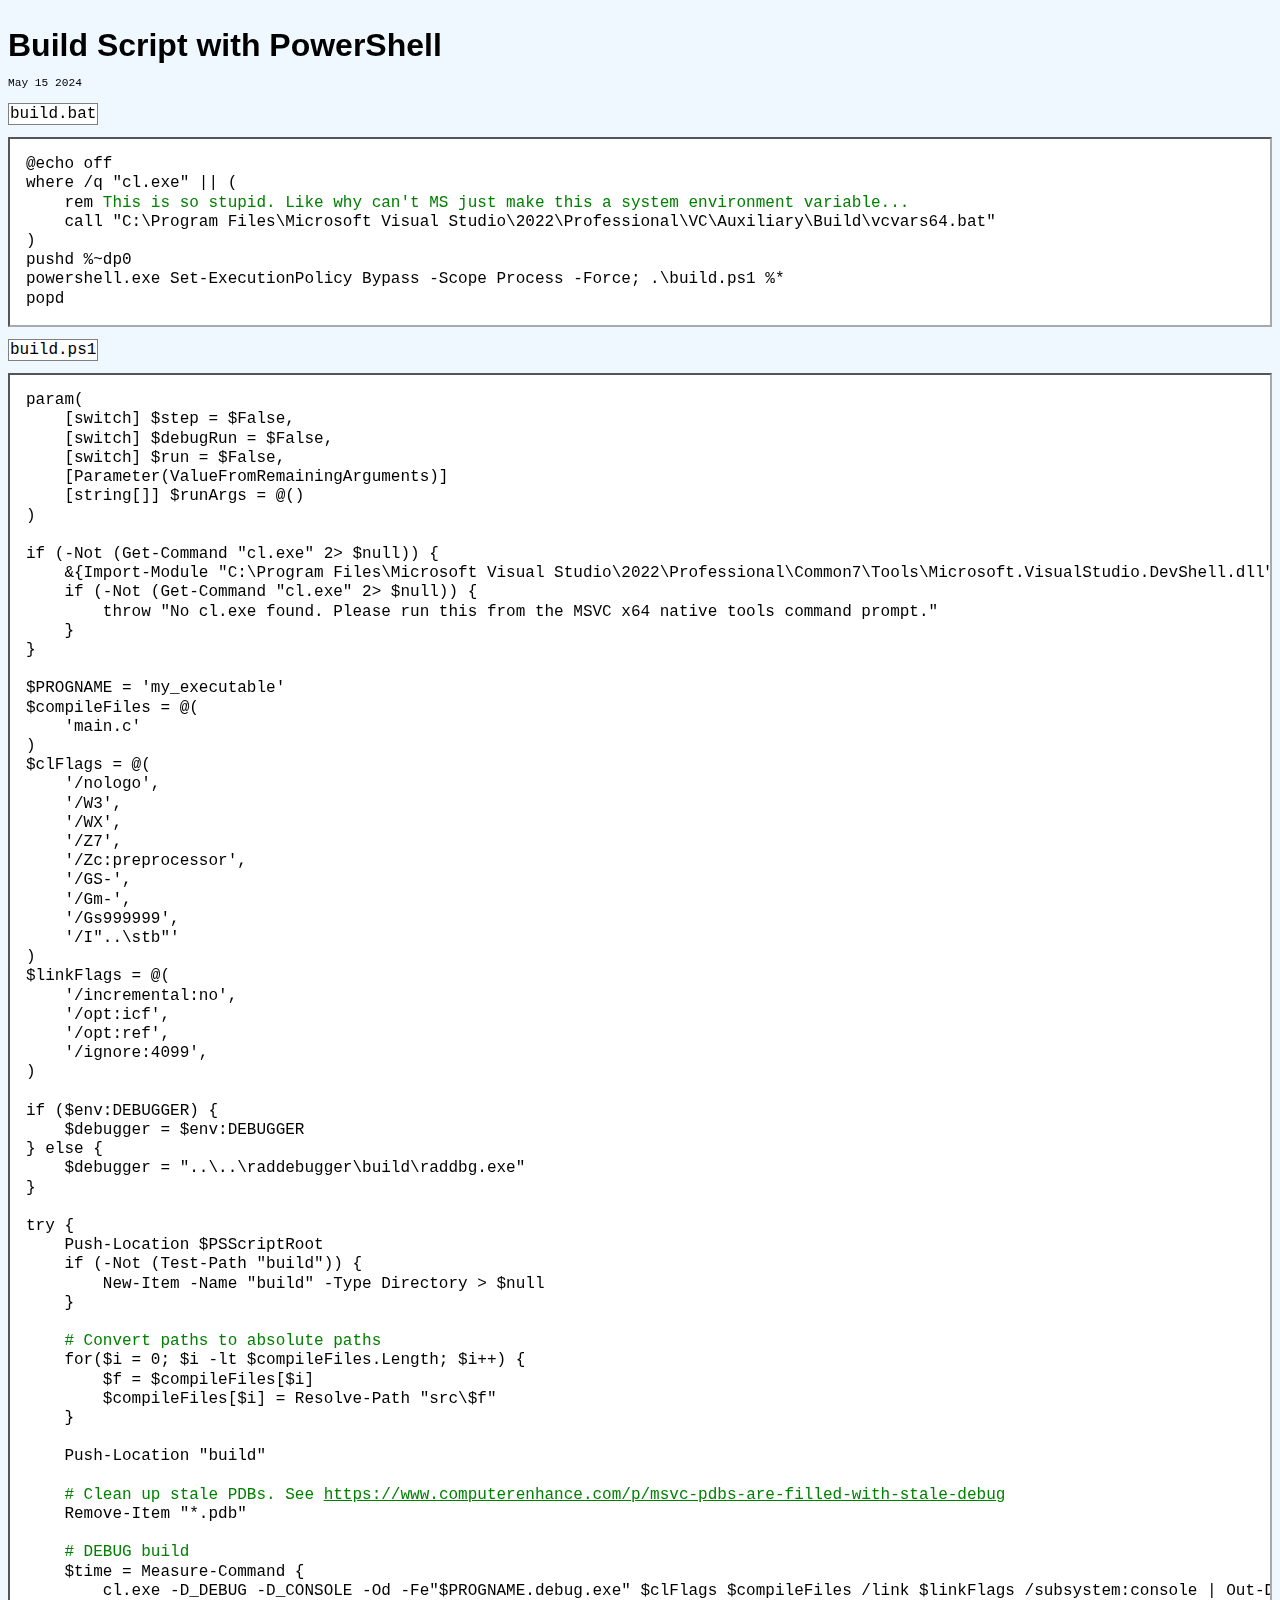
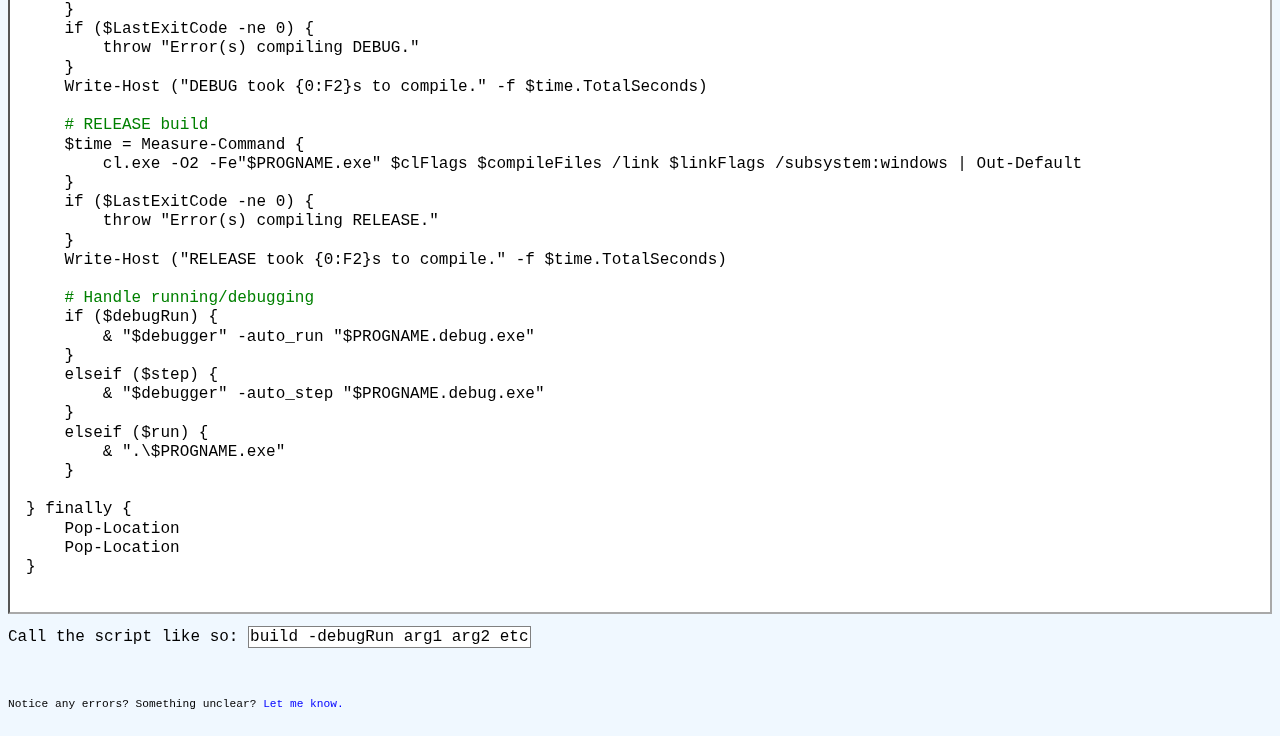
<file: builds.html>
<!DOCTYPE html>
<html lang="en">
<head>
<meta charset="utf-8">
<title>Build Script with PowerShell - alexmason.ca</title>

<link rel="stylesheet" type="text/css" href="style.css">

</head>
<body>
<h1>Build Script with PowerShell</h1>
<div class="date">May 15 2024</div>

<p><code>build.bat</code></p>
<code id="bat">@echo off
where /q "cl.exe" || (
    rem <code-comment>This is so stupid. Like why can't MS just make this a system environment variable...</code-comment>
    call "C:\Program Files\Microsoft Visual Studio\2022\Professional\VC\Auxiliary\Build\vcvars64.bat"
)
pushd %~dp0
powershell.exe Set-ExecutionPolicy Bypass -Scope Process -Force; .\build.ps1 %*
popd
</code>
<p><code>build.ps1</code></p>
<code id="ps1">param(
    [switch] $step = $False,
    [switch] $debugRun = $False,
    [switch] $run = $False,
    [Parameter(ValueFromRemainingArguments)]
    [string[]] $runArgs = @()
)

if (-Not (Get-Command "cl.exe" 2&gt; $null)) {
    &amp;{Import-Module "C:\Program Files\Microsoft Visual Studio\2022\Professional\Common7\Tools\Microsoft.VisualStudio.DevShell.dll"; Enter-VsDevShell 2f3753d6 -SkipAutomaticLocation -DevCmdArguments "-arch=x64 -host_arch=x64"}
    if (-Not (Get-Command "cl.exe" 2&gt; $null)) {
        throw "No cl.exe found. Please run this from the MSVC x64 native tools command prompt."
    }
}

$PROGNAME = 'my_executable'
$compileFiles = @(
    'main.c'
)
$clFlags = @(
    '/nologo',
    '/W3',
    '/WX',
    '/Z7',
    '/Zc:preprocessor',
    '/GS-',
    '/Gm-',
    '/Gs999999',
    '/I"..\stb"'
)
$linkFlags = @(
    '/incremental:no',
    '/opt:icf',
    '/opt:ref',
    '/ignore:4099',
)

if ($env:DEBUGGER) {
    $debugger = $env:DEBUGGER
} else {
    $debugger = "..\..\raddebugger\build\raddbg.exe"
}

try {
    Push-Location $PSScriptRoot
    if (-Not (Test-Path "build")) {
        New-Item -Name "build" -Type Directory &gt; $null
    }

    <code-comment># Convert paths to absolute paths</code-comment>
    for($i = 0; $i -lt $compileFiles.Length; $i++) {
        $f = $compileFiles[$i]
        $compileFiles[$i] = Resolve-Path "src\$f"
    }

    Push-Location "build"

    <code-comment># Clean up stale PDBs. See <a href="https://www.computerenhance.com/p/msvc-pdbs-are-filled-with-stale-debug" target="_blank">https://www.computerenhance.com/p/msvc-pdbs-are-filled-with-stale-debug</a></code-comment>
    Remove-Item "*.pdb"

    <code-comment># DEBUG build</code-comment>
    $time = Measure-Command {
        cl.exe -D_DEBUG -D_CONSOLE -Od -Fe"$PROGNAME.debug.exe" $clFlags $compileFiles /link $linkFlags /subsystem:console | Out-Default
    }
    if ($LastExitCode -ne 0) {
        throw "Error(s) compiling DEBUG."
    }
    Write-Host ("DEBUG took {0:F2}s to compile." -f $time.TotalSeconds)

    <code-comment># RELEASE build</code-comment>
    $time = Measure-Command {
        cl.exe -O2 -Fe"$PROGNAME.exe" $clFlags $compileFiles /link $linkFlags /subsystem:windows | Out-Default
    }
    if ($LastExitCode -ne 0) {
        throw "Error(s) compiling RELEASE."
    }
    Write-Host ("RELEASE took {0:F2}s to compile." -f $time.TotalSeconds)

    <code-comment># Handle running/debugging</code-comment>
    if ($debugRun) {
        &amp; "$debugger" -auto_run "$PROGNAME.debug.exe"
    }
    elseif ($step) {
        &amp; "$debugger" -auto_step "$PROGNAME.debug.exe"
    }
    elseif ($run) {
        &amp; ".\$PROGNAME.exe"
    }

} finally {
    Pop-Location
    Pop-Location
}

</code>

<p>Call the script like so: <code>build -debugRun arg1 arg2 etc</code></p>

<footer>Notice any errors? Something unclear? <a href="mailto:feedback@alexmason.ca?subject=builds.html">Let me know.</a>
</footer>
</body>
</html>
</file>
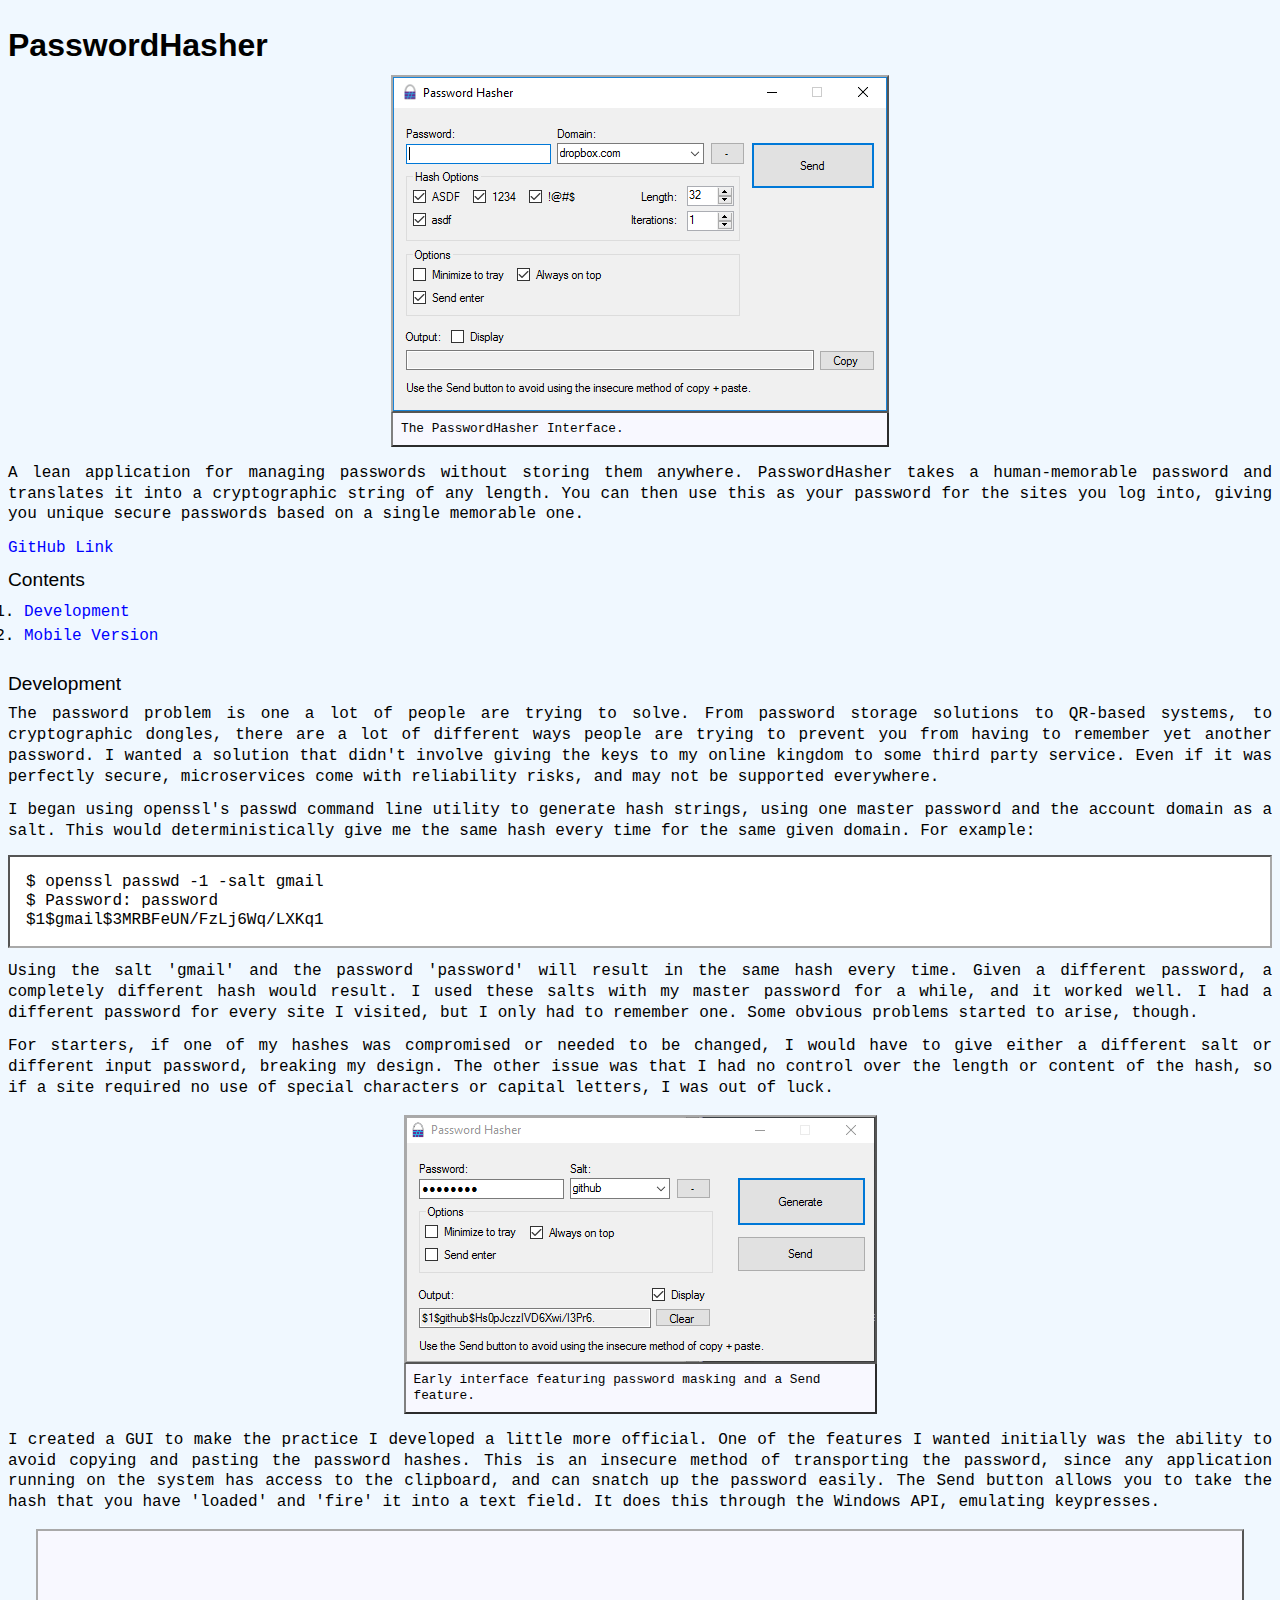
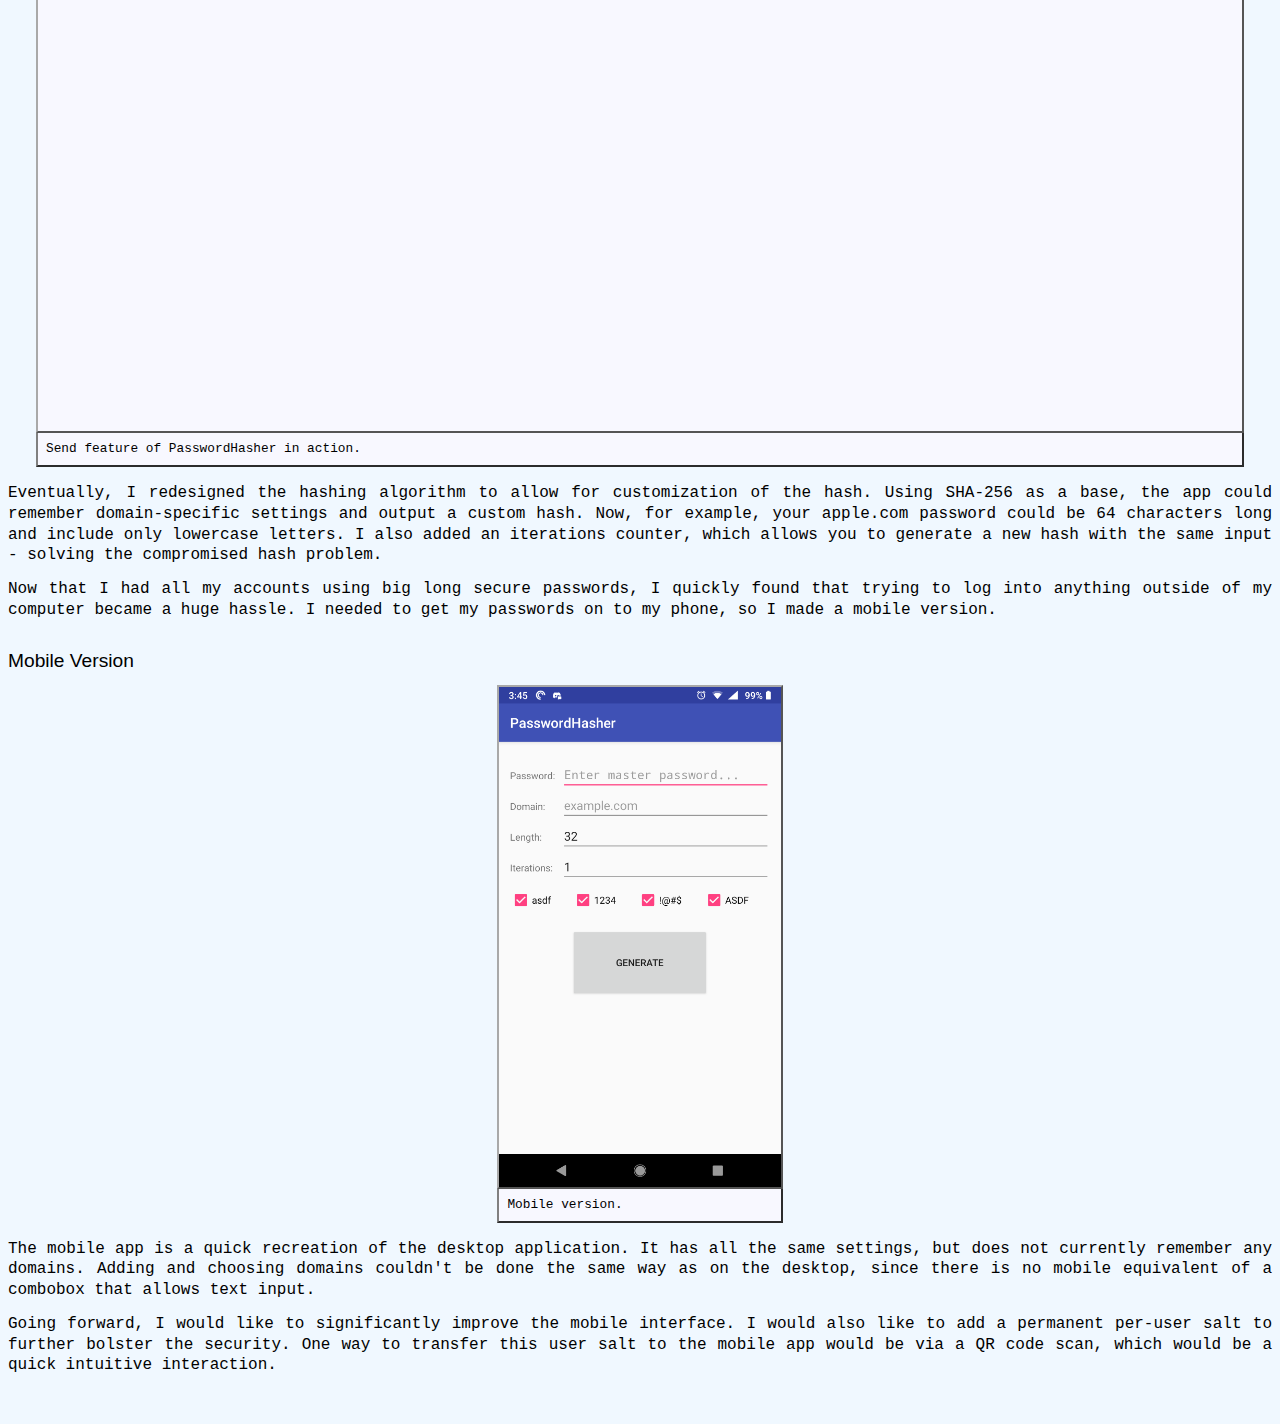
<file: passwordhasher.html>
<!DOCTYPE html>
<html lang="en">
<head>

<meta charset="utf-8">
<title>PasswordHasher - alexmason.ca</title>

<link rel="stylesheet" type="text/css" href="style.css">
<meta name="date" content="2019-03-20">
</head>

<body>
<header>
<h1>PasswordHasher</h1>
<figure>
<img src="img/passwordhasher/interface.png" alt="Screenshot of the PasswordHasher interface.">
<figcaption>The PasswordHasher Interface.</figcaption>
</figure>
<p>A lean application for managing passwords without storing them anywhere. PasswordHasher takes a human-memorable password and translates it into a cryptographic string of any length. You can then use this as your password for the sites you log into, giving you unique secure passwords based on a single memorable one.</p>
<p><a href="http://github.com/amasondev/PasswordHasher" target="_blank">GitHub Link</a></p>
</header>
<nav class="toc" aria-label="Table of Contents">
<h2>Contents</h2>
<ol>
<li><a class="navlink" href="#development">Development</a></li>
<li><a class="navlink" href="#mobile">Mobile Version</a></li>
</ol>
</nav>
<section id="development">
<h2>Development</h2>
<p>The password problem is one a lot of people are trying to solve. From password storage solutions to QR-based systems, to cryptographic dongles, there are a lot of different ways people are trying to prevent you from having to remember yet another password. I wanted a solution that didn't involve giving the keys to my online kingdom to some third party service. Even if it was perfectly secure, microservices come with reliability risks, and may not be supported everywhere.</p>
<p>I began using openssl's passwd command line utility to generate hash strings, using one master password and the account domain as a salt. This would deterministically give me the same hash every time for the same given domain. For example:</p>
<code>$ openssl passwd -1 -salt gmail
$ Password: password
$1$gmail$3MRBFeUN/FzLj6Wq/LXKq1</code>
<p>Using the salt 'gmail' and the password 'password' will result in the same hash every time. Given a different password, a completely different hash would result. I used these salts with my master password for a while, and it worked well. I had a different password for every site I visited, but I only had to remember one. Some obvious problems started to arise, though.</p>
<p>For starters, if one of my hashes was compromised or needed to be changed, I would have to give either a different salt or different input password, breaking my design. The other issue was that I had no control over the length or content of the hash, so if a site required no use of special characters or capital letters, I was out of luck.</p>
<figure>
<img src="img/passwordhasher/second-version.png" alt="Screenshot of the second iteration of PasswordHasher.">
<figcaption>Early interface featuring password masking and a Send feature.</figcaption>
</figure>
<p>I created a GUI to make the practice I developed a little more official. One of the features I wanted initially was the ability to avoid copying and pasting the password hashes. This is an insecure method of transporting the password, since any application running on the system has access to the clipboard, and can snatch up the password easily. The Send button allows you to take the hash that you have 'loaded' and 'fire' it into a text field. It does this through the Windows API, emulating keypresses.</p>
<figure>
<video src="video/pwh.mp4" width="1204" height="748" muted autoplay loop></video>
<figcaption>Send feature of PasswordHasher in action.</figcaption>
</figure>
<p>Eventually, I redesigned the hashing algorithm to allow for customization of the hash. Using SHA-256 as a base, the app could remember domain-specific settings and output a custom hash. Now, for example, your apple.com password could be 64 characters long and include only lowercase letters. I also added an iterations counter, which allows you to generate a new hash with the same input - solving the compromised hash problem.</p>
<p>Now that I had all my accounts using big long secure passwords, I quickly found that trying to log into anything outside of my computer became a huge hassle. I needed to get my passwords on to my phone, so I made a mobile version.</p>
</section>
<section id="mobile">
<h2>Mobile Version</h2>
<figure>
<a href="img/passwordhasher/android.png">
<img src="img/passwordhasher/android.png" alt="Screenshot of PasswordHasher running on Android.">
</a>
<figcaption>Mobile version.</figcaption>
<!-- <img src="img/passwordhasher/android.png" alt="Screenshot of PasswordHasher running on Android."> -->
</figure>
<p>The mobile app is a quick recreation of the desktop application. It has all the same settings, but does not currently remember any domains. Adding and choosing domains couldn't be done the same way as on the desktop, since there is no mobile equivalent of a combobox that allows text input.</p>
<p>Going forward, I would like to significantly improve the mobile interface. I would also like to add a permanent per-user salt to further bolster the security. One way to transfer this user salt to the mobile app would be via a QR code scan, which would be a quick intuitive interaction.</p>
</section>
</body>
</html>
</file>
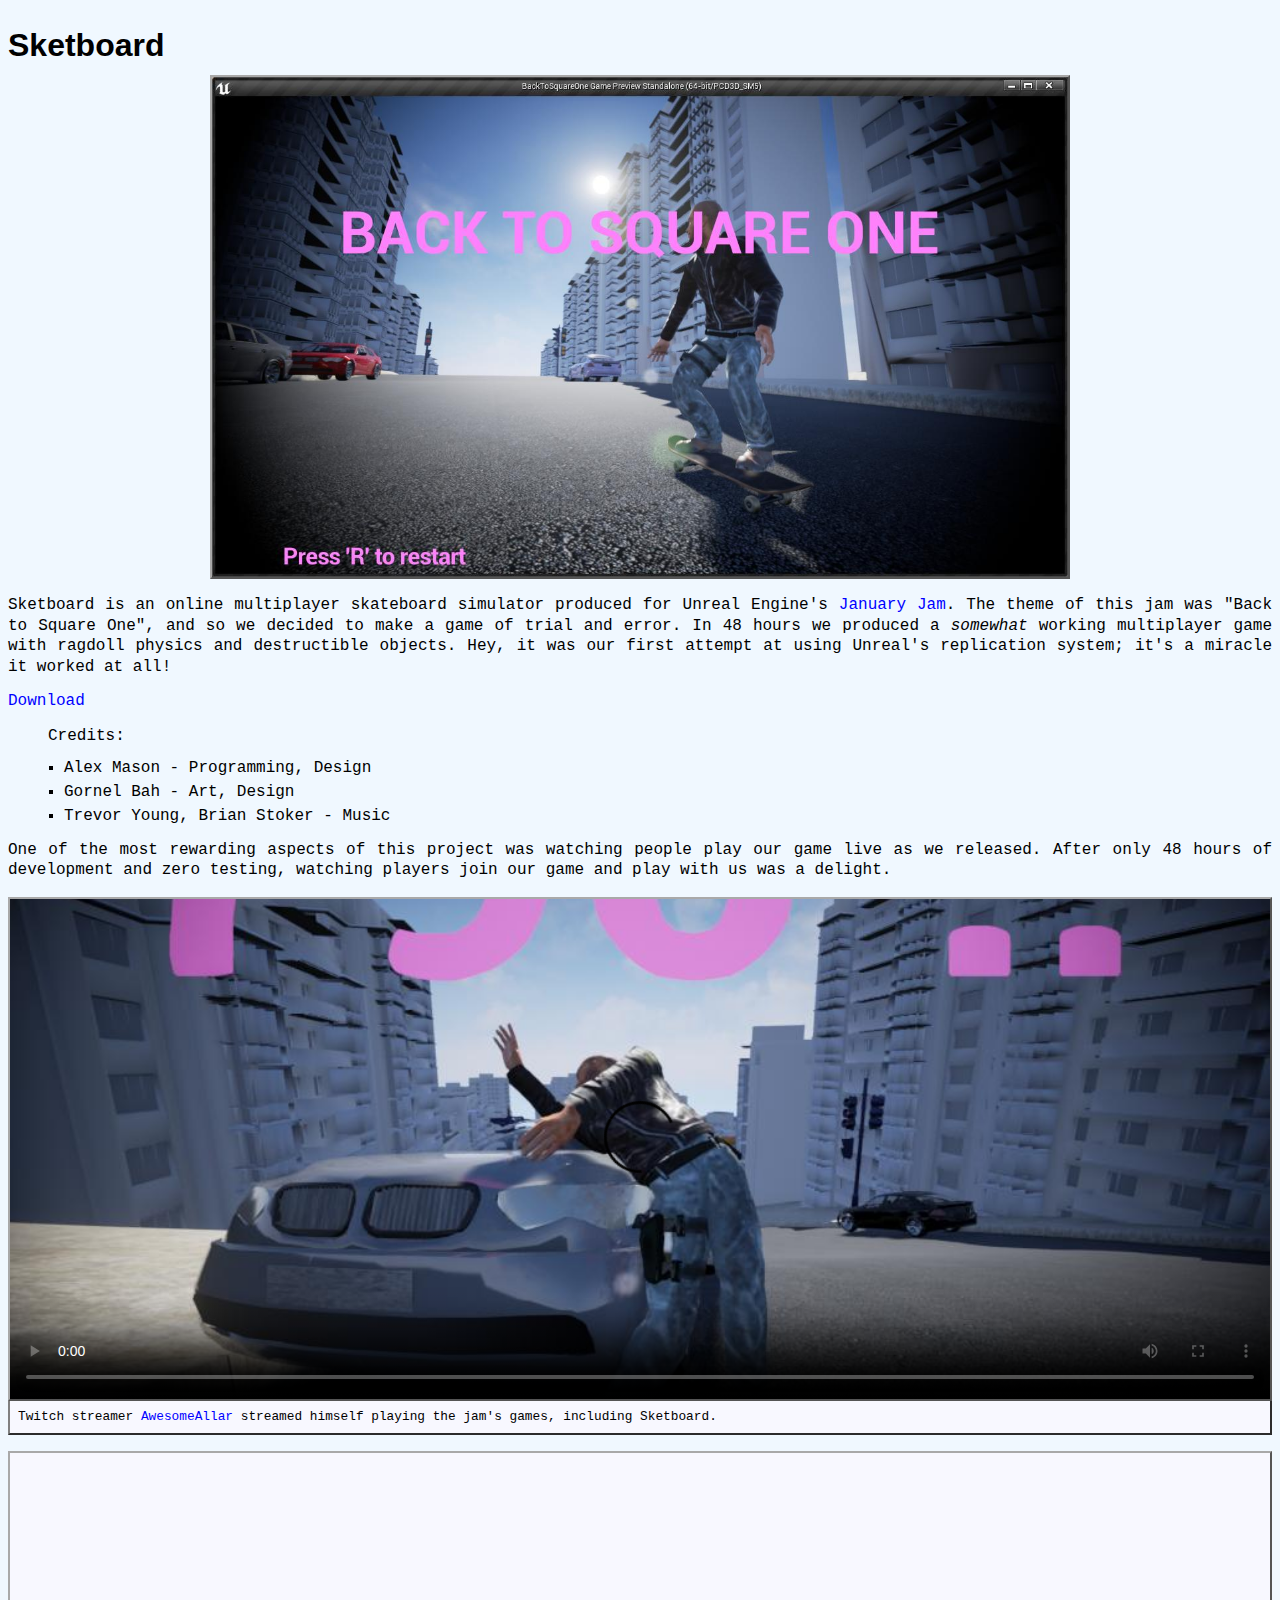
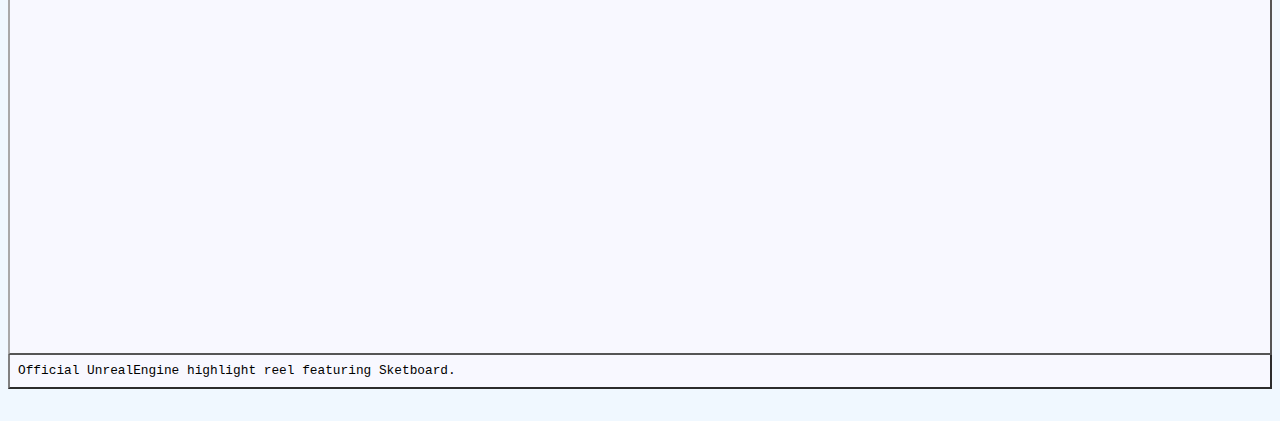
<file: sketboard.html>
<!DOCTYPE html>
<html lang="en">
<head>

<meta charset="utf-8">
<title>Sketboard - alexmason.ca</title>

<link rel="stylesheet" type="text/css" href="style.css">
<meta name="date" content="2015-01-18">
</head>

<body>
<header>
<h1>Sketboard</h1>
<figure>
<img src="img/sketboard/dZXgI9p.jpg" alt="Screenshot of Sketboard">
</figure>
<p>Sketboard is an online multiplayer skateboard simulator produced for Unreal Engine's <a href="https://forums.unrealengine.com/t/january-game-jam-theme-back-to-square-one/18508" target="_blank">January Jam</a>. The theme of this jam was "Back to Square One", and so we decided to make a game of trial and error. In 48 hours we produced a <em>somewhat</em> working multiplayer game with ragdoll physics and destructible objects. Hey, it was our first attempt at using Unreal's replication system; it's a miracle it worked at all!</p>
</header>
<p><a href="https://drive.google.com/open?id=0BzxEGQBJqdh1emFHNjFFU29JV0U&authuser=0" target="_blank">Download</a></p>
<blockquote class="credits">Credits:
<ul>
<li>Alex Mason - Programming, Design</li>
<li>Gornel Bah - Art, Design</li>
<li>Trevor Young, Brian Stoker - Music</li>
</ul>
</blockquote>
<p>One of the most rewarding aspects of this project was watching people play our game live as we released. After only 48 hours of development and zero testing, watching players join our game and play with us was a delight.</p>
<figure>
<video src="video/sketboard_awesomeallar.mp4" controls width="1920" height="1080" preload="metadata" poster="img/sketboard/afo6IGp.jpg"></video>
<figcaption>Twitch streamer <a href="https://twitch.tv/awesomeallar" target="_blank">AwesomeAllar</a> streamed himself playing the jam's games, including Sketboard.</figcaption>
</figure>
<figure>
<iframe width="1280" height="720" src="https://www.youtube-nocookie.com/embed/o-fwtswmOlw" frameborder="0" allow="accelerometer; autoplay; encrypted-media; gyroscope; picture-in-picture" allowfullscreen></iframe>
<figcaption>Official UnrealEngine highlight reel featuring Sketboard.</figcaption>
</figure>
</body>
</html>
</file>
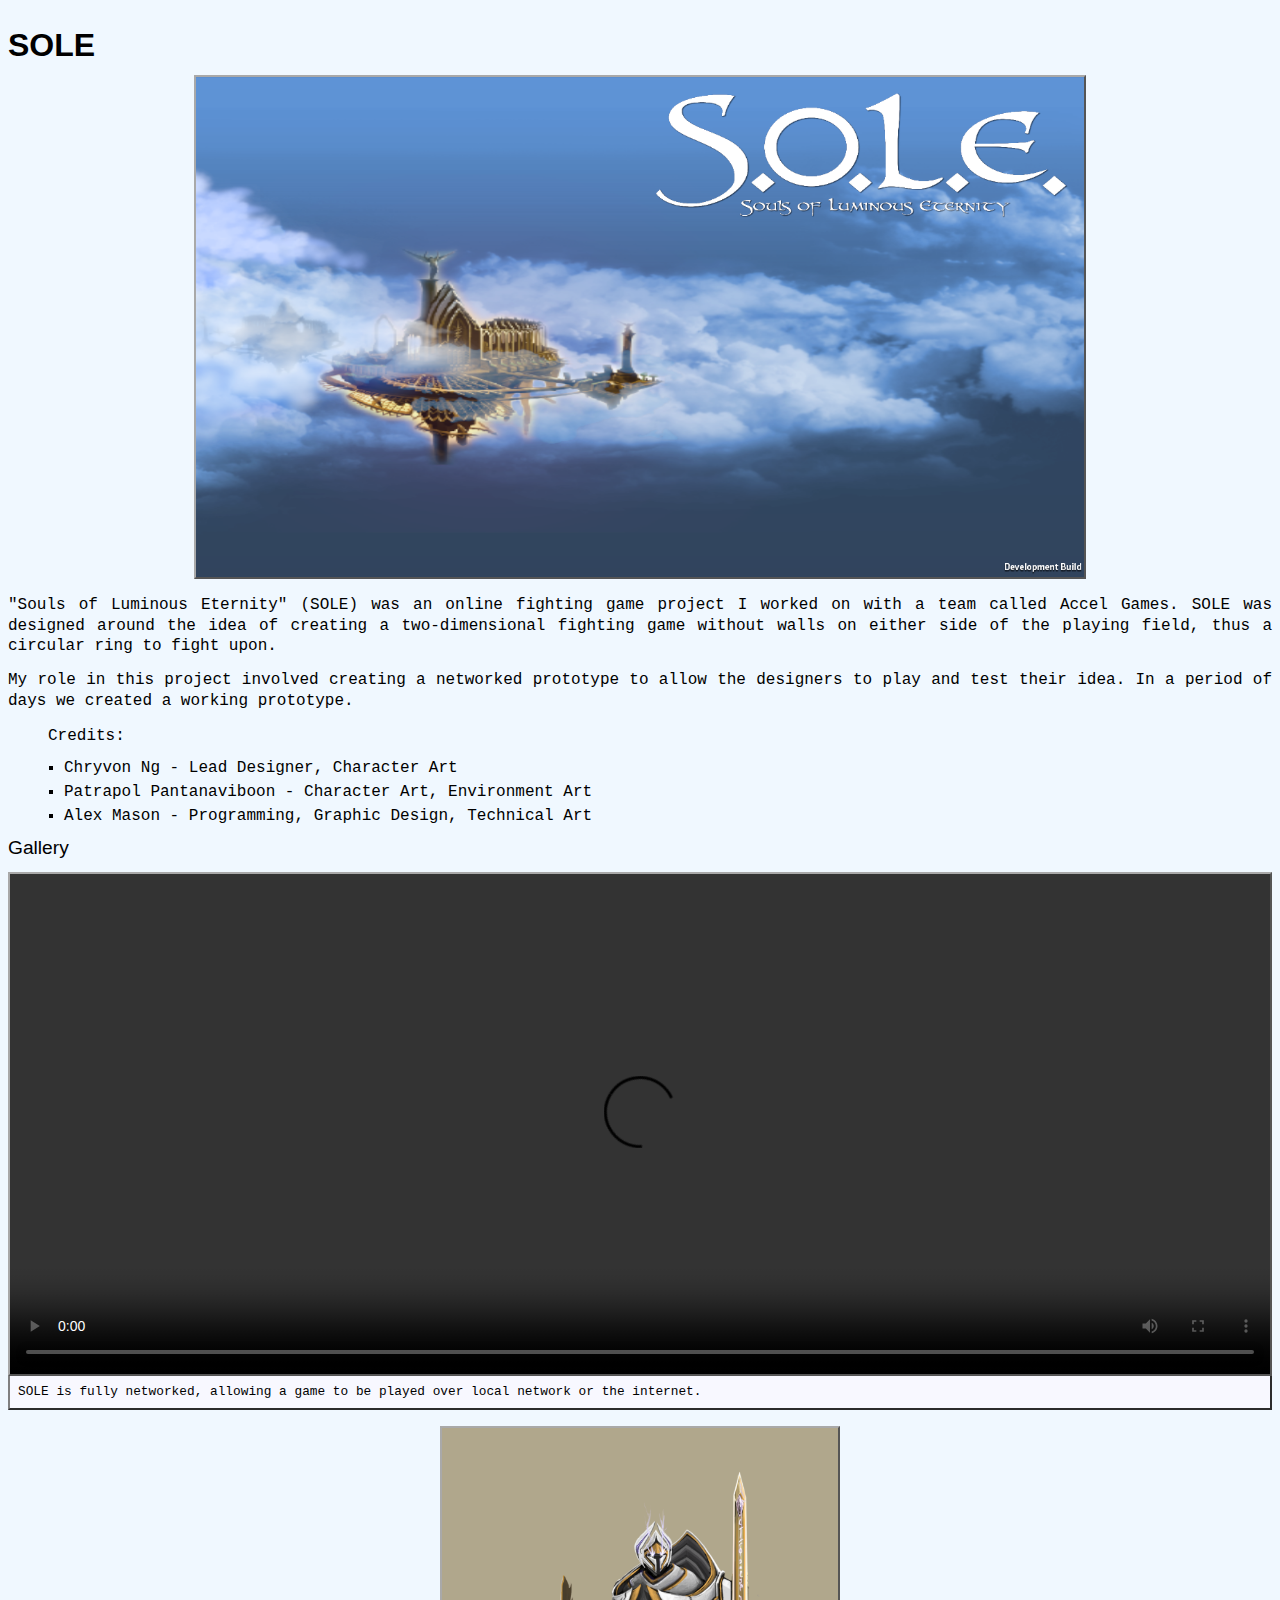
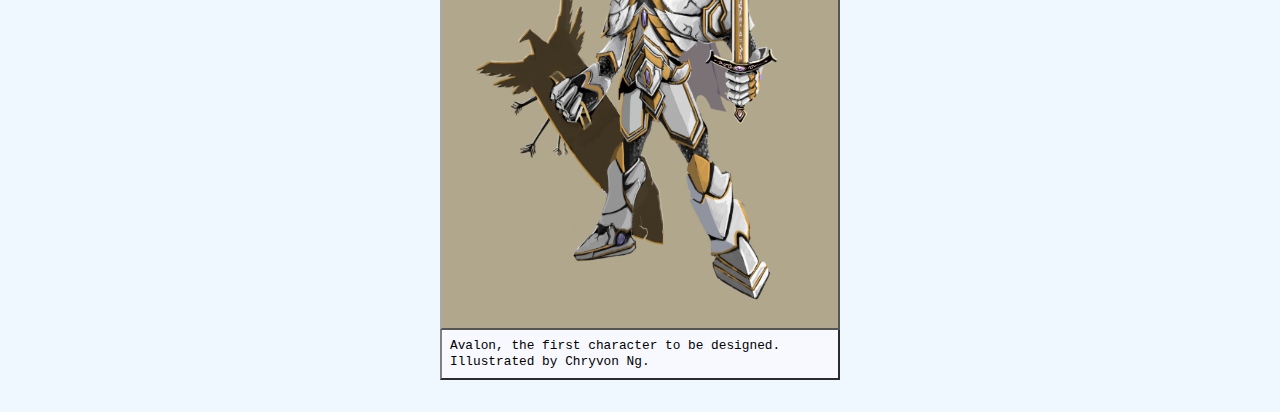
<file: sole.html>
<!DOCTYPE html>
<html lang="en">
<head>

<meta charset="utf-8">
<title>SOLE - alexmason.ca</title>

<link rel="stylesheet" type="text/css" href="style.css">
<meta name="date" content="2014-10-27">
</head>

<body>
<header>
<h1>SOLE</h1>
<figure>
<a href="img/sole/sole.png">
<img src="img/sole/sole.png" alt="Picture of SOLE logo against clouds.">
</a>
</figure>
<p>"Souls of Luminous Eternity" (SOLE) was an online fighting game project I worked on with a team called Accel Games. SOLE was designed around the idea of creating a two-dimensional fighting game without walls on either side of the playing field, thus a circular ring to fight upon.</p>
</header>
<p>My role in this project involved creating a networked prototype to allow the designers to play and test their idea. In a period of days we created a working prototype.</p>
<blockquote class="credits">Credits:
<ul>
<li>Chryvon Ng - Lead Designer, Character Art</li>
<li>Patrapol Pantanaviboon - Character Art, Environment Art</li>
<li>Alex Mason - Programming, Graphic Design, Technical Art</li>
</ul>
</blockquote>
<h2>Gallery</h2>
<figure>
<video src="video/sole.mp4" preload="metadata" width="1280" height="720" controls></video>
<figcaption>SOLE is fully networked, allowing a game to be played over local network or the internet.</figcaption>
</figure>
<figure>
<a href="img/sole/portrait_avalon.png">
<img src="img/sole/portrait_avalon.png" alt="Picture of a gilded fighting robot with sword.">
</a>
<figcaption>Avalon, the first character to be designed. Illustrated by Chryvon Ng.</figcaption>
</figure>
</body>
</html>
</file>
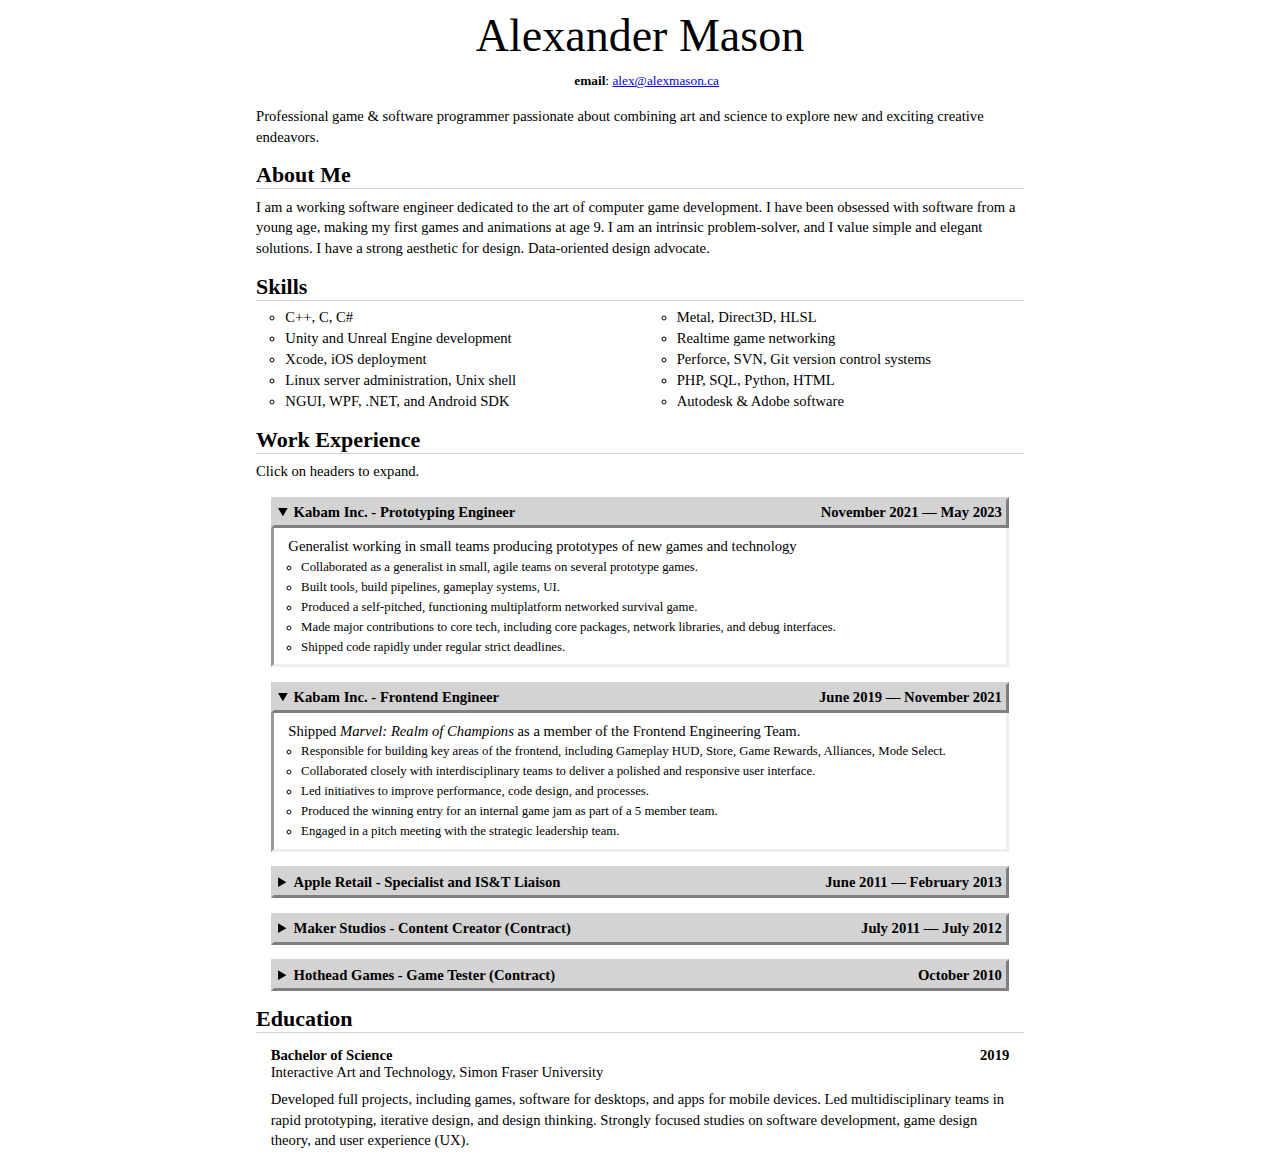
<file: files/resume/alexmason-resume-public.html>
<!DOCTYPE html>

<!-- Please open this file in your browser, e.g. Google Chrome, Safari, Firefox -->

<!-- ALEX MASON RESUME -->







<html lang="en">
<head>
  <meta charset="utf-8">
  <style>
    *, *:before, *:after {
      box-sizing: border-box;
    }

    body {
      margin: 0 auto;
      width: 8in;
      font-family: 'New York', 'Georgia', serif;
      font-size: 11pt;
    }

    h1 {
      font-family: 'Didot', 'Cambria', serif;
      font-size: 46px;
      font-weight: 200;
      text-align: center;
      margin: 0.2em 0;
    }

    h2 {
      margin: 0.3em 0 0.3em 0;
      border-style: solid;
      border-width: 0 0 1px 0;
      border-color: lightgray;
    }

    h3 {
      font-weight: normal;
      margin: 1.3em 0 0.4em 0;
    }

    p {
      /*text-align: justify;*/
      word-break: keep-all;
      margin: 0.5em 0 1em 0;
      line-height: 1.3rem;
    }

    abbr {
      text-decoration: underline;
    }

    #contact {
      margin: 0.5em 0 1em 0;
    }

    .contact-info {
      text-align: left;
      list-style: none;
      margin: 0 auto;
      width: fit-content;
      font-size: 10pt;
    }

    .skills-list {
      display: flex;
      justify-content: left;
      flex-direction: row;
      flex-wrap: wrap;
      align-content: flex-end;
      margin: 0 0 1em 1em;
    }

    .skills-list li:nth-child(odd) {
      width: 50%;
    }

    ul, ol {
      margin: 0 0 0 0;
      list-style-type: circle;
      padding-inline-start: 0;
    }

    li {
      margin-left: 1em;
      padding: 2px 0;
    }

    .work li {
      line-height: 1rem;
      font-size: 0.8rem;
    }

    .work {
      /* font-size: 1.1em; */
      margin: 1em;
    }

    .work-title {
      font-weight: bold;
      font-size: 1em;
    }

    .work-date {
      float: right;
      text-align: right;
      font-weight: bold;
    }

    .clearfix {
      clear: both;
    }

    section {
        margin: 0 0 1em 0;
    }

    summary {
      cursor: pointer;
      border-style: outset;
      border-color: lightgray;
      padding: 0.3em;
      background: lightgray;
    }

    summary:hover {
        background: #eeeeee;
    }

    details summary > h2,
    h3,
    details summary > p
    {
        display:inline;
    }

    details p {
        margin: 0;
    }

    details > div {
        background: white;
        padding: 0.5em 1em 0.5em 1em;
        border-style: none inset inset inset;
        border-color: #eeeeee;
    }

    /*
    details:not([open]) {
      border-bottom: 1px solid lightgray;
    }
    */

    hr {
      margin: 2em 0;
    }

    #projects {
      display: none;
    }

    @media print {
      body {
          width: unset;
      }
      hr {
        display: none;
      }
      abbr {
        text-decoration: none;
      }

      .webonly {
          display: none;
      }

      #education,#projects,#skills,div.work {
        page-break-inside: avoid;
      }
    }
  </style>
  <link rel="icon" href="data:image/svg+xml,%3Csvg xmlns:dc='http://purl.org/dc/elements/1.1/' xmlns:cc='http://creativecommons.org/ns%23' xmlns:rdf='http://www.w3.org/1999/02/22-rdf-syntax-ns%23' xmlns:svg='http://www.w3.org/2000/svg' xmlns='http://www.w3.org/2000/svg' width='82.876335' height='182.61754' viewBox='0 0 21.927697 48.31758' version='1.1' id='svg8'%3E%3Cdefs id='defs2' /%3E%3Cmetadata id='metadata5'%3E%3Crdf:RDF%3E%3Ccc:Work rdf:about=''%3E%3Cdc:format%3Eimage/svg+xml%3C/dc:format%3E%3Cdc:type rdf:resource='http://purl.org/dc/dcmitype/StillImage' /%3E%3Cdc:title%3E%3C/dc:title%3E%3C/cc:Work%3E%3C/rdf:RDF%3E%3C/metadata%3E%3Cg style='fill:%238686bf;fill-opacity:1' id='g3910'%3E%3Cpath points='21.927697,6.7237361 21.927697,40.619143 11.705016,33.895407 11.705016,-4.6227718e-08 ' d='M 11.705016,-4.6227718e-8 21.927697,6.7237361 V 40.619143 L 11.705016,33.895407 Z' style='fill:%23e9e9ff;fill-rule:evenodd;stroke:none;stroke-width:0.83081;stroke-linejoin:round' id='path3900' /%3E%3Cpath points='-1.3476549e-09,41.593822 11.705016,33.895407 11.705016,-4.6227718e-08 -1.3476549e-09,7.6984145 ' d='M 0,7.6984145 V 41.593822 L 11.705016,33.895407 V -4.6227718e-8 Z' style='fill:%23353564;fill-rule:evenodd;stroke:none;stroke-width:0.83081;stroke-linejoin:round' id='path3898' /%3E%3Cpath points='10.222682,48.317558 21.927697,40.619143 11.705016,33.895407 -1.3476549e-09,41.593822 ' d='M 0,41.593822 10.222682,48.317558 21.927697,40.619143 11.705016,33.895407 Z' style='fill:%23afafde;fill-rule:evenodd;stroke:none;stroke-width:0.83081;stroke-linejoin:round' id='path3902' /%3E%3Cpath points='10.222682,14.422151 21.927697,6.7237361 11.705016,-4.6227718e-08 -1.3476549e-09,7.6984145 ' d='M 0,7.6984145 10.222682,14.422151 21.927697,6.7237361 11.705016,-4.6227718e-8 Z' style='fill:%234d4d9f;fill-rule:evenodd;stroke:none;stroke-width:0.83081;stroke-linejoin:round' id='path3904' /%3E%3Cpath points='10.222682,48.317558 21.927697,40.619143 21.927697,6.7237361 10.222682,14.422151 ' d='M 10.222682,14.422151 V 48.317558 L 21.927697,40.619143 V 6.7237361 Z' style='fill:%23d7d7ff;fill-rule:evenodd;stroke:none;stroke-width:0.83081;stroke-linejoin:round' id='path3906' /%3E%3Cpath points='10.222682,14.422151 10.222682,48.317558 -1.3476549e-09,41.593822 -1.3476549e-09,7.6984145 ' d='M 0,7.6984145 10.222682,14.422151 V 48.317558 L 0,41.593822 Z' style='fill:%238686bf;fill-rule:evenodd;stroke:none;stroke-width:0.83081;stroke-linejoin:round' id='path3908' /%3E%3C/g%3E%3Cg id='layer1' transform='translate(-1.8493011,-248.25619)' /%3E%3C/svg%3E">
  <title>Alex Mason</title>
</head>

<body>

  <h1 id="name">Alexander Mason</h1>
  <section id="contact">
    <ul class="contact-info">
      <li><strong>email</strong>: <a href="mailto:alex@alexmason.ca">alex@alexmason.ca</a></li>
    </ul>
  </section>

  <p>Professional game &amp; software programmer passionate about combining art and science to explore new and exciting creative endeavors.</p>

  <section id="about">
    <h2>About Me</h2>
    <p>I am a working software engineer dedicated to the art of computer game development. I have been obsessed with software from a young age, making my first games and animations at age 9. I am an intrinsic problem-solver, and I value simple and elegant solutions. I have a strong aesthetic for design. Data-oriented design advocate.
  </section>

  <section id="skills">
    <h2>Skills</h2>
    <ul class="skills-list">
      <li>C++, C, C#</li>
	  <li>Metal, Direct3D, HLSL</li>
      <li>Unity and Unreal Engine development</li>
      <li>Realtime game networking</li>
      <li>Xcode, iOS deployment</li>
      <li>Perforce, SVN, Git version control systems</li>
      <li>Linux server administration, Unix shell</li>
      <li>PHP, SQL, Python, HTML</li>
      <li>NGUI, WPF, .NET, and Android SDK</li>
      <li>Autodesk &amp; Adobe software</li>
      <!-- <li>Video editing and Desktop publishing software</li> -->
    </ul>
  </section>

  <section id="workexp">
    <h2>Work Experience</h2>
    <p class="webonly">Click on headers to expand.</p>
    <div class="work">
      <details open>
        <summary>
          <h3 class="work-title">Kabam Inc. - Prototyping Engineer</h3><span class="work-date">November 2021 — May 2023</span>
        </summary>
        <div>
        <p>Generalist working in small teams producing prototypes of new games and technology</p>
        <ul>
          <li>Collaborated as a generalist in small, agile teams on several prototype games.</li>
          <li>Built tools, build pipelines, gameplay systems, UI.</li>
          <li>Produced a self-pitched, functioning multiplatform networked survival game.</li>
          <li>Made major contributions to core tech, including core packages, network libraries, and debug interfaces.</li>
          <li>Shipped code rapidly under regular strict deadlines.</li>
        </ul>
        </div>
      </details>
    </div>
    <div class="work">
      <details open>
        <summary>
          <h3 class="work-title">Kabam Inc. - Frontend Engineer</h3><span class="work-date">June 2019 — November 2021</span>
        </summary>
        <div>
        <p>Shipped <em>Marvel: Realm of Champions</em> as a member of the Frontend Engineering Team.</p>
        <ul>
          <li>Responsible for building key areas of the frontend, including Gameplay HUD, Store, Game Rewards, Alliances, Mode Select.</li>
          <li>Collaborated closely with interdisciplinary teams to deliver a polished and responsive user interface.</li>
          <li>Led initiatives to improve performance, code design, and processes.</li>
          <li>Produced the winning entry for an internal game jam as part of a 5 member team.</li>
          <li>Engaged in a pitch meeting with the strategic leadership team.</li>
        </ul>
        </div>
      </details>
    </div>
    <div class="work">
      <details>
        <summary>
          <h3 class="work-title">Apple Retail - Specialist and IS&amp;T Liaison</h3><span class="work-date">June 2011 — February 2013</span>
        </summary>
        <div>
        <p>Hired as a retail specialist in 2011 out of a large selection of candidates, quickly joined the 'Visuals' group responsible for overnight product launches. Expanded role to support the Genius Bar team and maintain store IT as a liaison.</p>
        <ul>
          <li>Communicated technical concepts to customers and staff.</li>
          <li>Diagnosed and repaired mobile devices for customers.</li>
          <li>Ran in-store software workshops for customers.</li>
          <li>Maintained late hours to ensure smooth product launches.</li>
          <li>Provisioned Macintosh systems and wrote automation scripts.</li>
        </ul>
        </div>
      </details>
    </div>
    <div class="work">
      <details>
        <summary>
          <h3 class="work-title">Maker Studios - Content Creator (Contract)</h3><span class="work-date">July 2011 — July 2012</span>
        </summary>
        <div>
        <p>Produced gaming-related videos as a YouTube partner under the <em>Polaris</em> and <em>TheGameStation</em> brands.</p>
        <ul>
          <li>Produced game-design related video-essays on a weekly basis.</li>
          <li>Attended press room showings at <abbr title="Penny Arcade Expo">PAX</abbr> 2011 in Seattle, WA.</li>
          <li>Generated 2.8 million video views and 10 thousand subscriptions.</li>
        </ul>
        </div>
      </details>
    </div>
    <div class="work">
      <details>
        <summary>
          <h3 class="work-title">Hothead Games - Game Tester (Contract)</h3><span class="work-date">October 2010</span>
        </summary>
        <div>
        <p>Game-testing contract work for the Ron Gilbert Xbox Live Arcade title, <em>DeathSpank: Thongs of Virtue</em>.</p>
        <ul>
          <li>Tested and reported bugs and relayed gameplay experiences.</li>
          <li>Met with designers to provide constructive feedback.</li>
        </ul>
        </div>
      </details>
    </div>
  </section>

  <section id="education">
    <h2>Education</h2>
    <div class="work">
      <h3 class="work-title">Bachelor of Science</h3><span class="work-date">2019</span>
      <div class="clearfix"></div>
      <span>Interactive Art and Technology, Simon Fraser University</span>
      <p>Developed full projects, including games, software for desktops, and apps for mobile devices.
        Led multidisciplinary teams in rapid prototyping, iterative design, and design thinking. Strongly
        focused studies on software development, game design theory, and user experience (UX).</p>
    </div>
  </section>

  <section id="projects">
    <h2>Personal Projects</h2>
    <details>
    <summary>
    <p>For full portfolio, please visit: <a href="http://alexmason.ca" target="_blank">alexmason.ca</a></p>
    </summary>
    <div>
    <a href="https://vdm.fun/~alex/post?p=odyssey" target="_blank">
      <h3>Odyssey Virtual</h3>
    </a>
    <p>A virtual reality puzzle game featuring space-bending portals created in Unity. Odyssey Virtual tells the story of a fictional virtual reality created in the 1990's and never released to the public.</p>

    <a href="https://vdm.fun/~alex/post?p=sketboard" target="_blank">
      <h3>Sketboard</h3>
    </a>
    <p>A 48 hour game jam project for Unreal Engine's January Jam. Sketboard is a fully networked multiplayer skateboard simulator with over-the-top ragdoll physics and destructible objects. Created in Unreal Engine 4 using C++ and blueprints</p>

    <a href="https://vdm.fun/~alex/post?p=sole" target="_blank">
      <h3>SOLE</h3>
    </a>
    <p>"Souls of Luminous Eternity" is a fighting game conceptualized as a 2D fighting game with no walls. I worked with a team called Accel Games to develop a networked prototype in Unity.</p>

    <a href="https://vdm.fun/~alex/post?p=answer" target="_blank">
      <h3>Answer</h3>
    </a>
    <p>A mobile RPG centered around simple "yes" or "no" answers. I developed tools and encounter editor for the designer to rapidly build the gameplay within Unity.</p>

    <a href="https://www.youtube.com/watch?v=xBC_ig73aMs" target="_blank">
      <h3>Top 10 Reasons to be Interested in Guild Wars 2</h3>
    </a>
    <p>Popular video produced for Maker Studios.</p>

    <a href="https://vdm.fun/~alex/post?p=passwordhasher" target="_blank">
      <h3>PasswordHasher</h3>
    </a>
    <p>Password management utility that deterministically generates strong passwords.</p>
    </div>
    </details>
  </section>

</body>

</html>
</file>
<file: style.css>
* {
	box-sizing: border-box;
}

html {
	font-family: monospace;
	font-size: 16px;
	color: black;
	background: aliceblue;
	line-height: 1rem;
	margin: 1rem auto;
	
	max-width: 80rem;
    font-variant-ligatures: none !important;
}

section {
	padding: 0;
	margin: 2rem 0;
}

#description {
	margin: 0 auto;
}

ol {
    padding-inline-start: 1rem;
}

ul {
	list-style-type: square;
    padding-inline-start: 1rem;
}

li {
	margin: 0.5rem 0;
}

nav ul {
	list-style-type: none;
}

img,video,iframe {
	display: block;
	margin: 1rem 0;
	border: 2px inset darkgray;
	max-height: 500px;
	max-width: 100%;
}

figure {
	border: 2px outset darkgray;
	margin: 1rem auto;
	max-width: 100%;
	background: ghostwhite;
	display:table;
}

figure img, figure video, figure iframe {
	display: block;
	margin: 0;
	border: none;
	object-fit: cover;
}

figcaption {
	padding: 0.5rem;
	font-size: 0.8rem;
	display: table-caption;
	border: 2px outset gray;
	border-top: none;
	background: ghostwhite;
	caption-side: bottom;
}

h1,h2 {
	font-family: sans-serif;
}

h2 {
    margin: 0.5rem 0;
	font-size: 1.2rem;
	font-weight: normal;
}

p {
	margin: 0.8em 0;
	width: 100%;
	line-height: 1.3rem;
	text-align: justify;
}

li p {
	margin: 0.2rem 0;
}

code {
	white-space: pre;
	padding: 1rem;
	border: 2px inset darkgray;
	display: block;
	width: 100%;
	overflow: auto;
	background: white;
	line-height: 1.2rem;
}

code-comment {
    color: green;
}

code a, code a:visited {
    color: green;
	text-decoration: underline;
}

p code {
    display: inline;
    padding: 1px;
    border: 1px solid grey;
}

a,a:visited {
	color: blue;
	text-decoration: none;
}
a:hover {
	text-decoration: underline;
}

footer {
	font-size: 0.7rem;
    margin-top: 3rem;
}

#toc {
	font-size: 0.8rem;
	line-height: 1.1rem;
}
#toc li, #toc h1, #toc ul {
    margin: 0;
    padding: 0;
}

.date {
	margin: 0;
	font-size: 0.7rem;
}

@media (prefers-color-scheme: dark) {
	html {
		color-scheme: dark;
		background: black;
		color: white;
	}
	
	a,a:visited {
		color: #FFBF00;
	}
    
	code {
		background: #0a0a0a;
	}
	
    code-comment {
        color: #00FF00;
    }
	
	figure, figcaption {
		background: #1a1a1a;
	}
}
</file>
